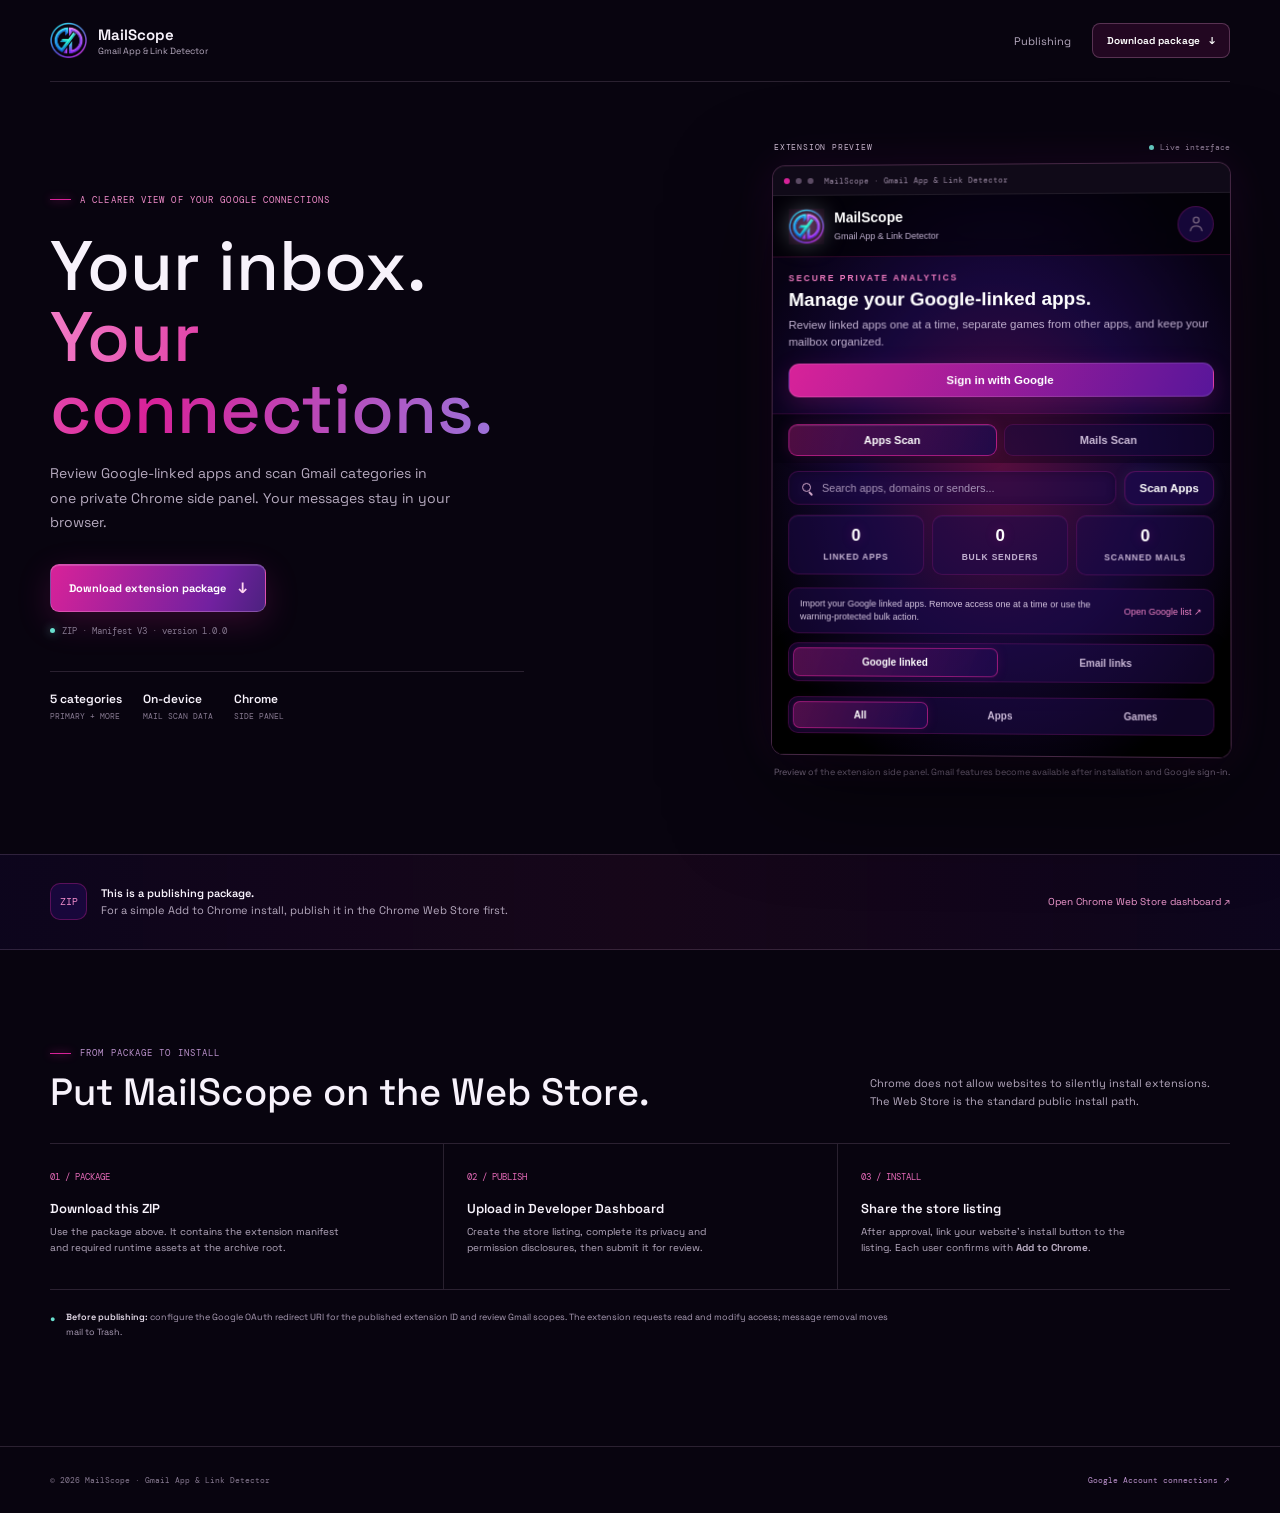
<file: downloads/gmail_app_detector/index.html>
<!doctype html>
<html lang="en">
<head>
  <meta charset="utf-8">
  <meta name="viewport" content="width=device-width, initial-scale=1">
  <meta name="theme-color" content="#08040f">
  <meta name="description" content="MailScope helps you review Google-linked apps and scan Gmail inbox categories from a private Chrome side panel.">
  <title>MailScope | Gmail App &amp; Link Detector</title>
  <link rel="preconnect" href="https://fonts.googleapis.com">
  <link rel="preconnect" href="https://fonts.gstatic.com" crossorigin>
  <link href="https://fonts.googleapis.com/css2?family=DM+Mono:wght@400;500&family=Space+Grotesk:wght@400;500;600;700&display=swap" rel="stylesheet">
  <style>
    :root {
      color-scheme: dark;
      --ink: #f7f2fb;
      --muted: #b6aabf;
      --quiet: #85788f;
      --night: #08040f;
      --plum: #1e0a4b;
      --magenta: #d82299;
      --mint: #69dfcf;
      --line: rgba(237, 203, 237, .15);
      --ease: cubic-bezier(.16, 1, .3, 1);
    }

    * { box-sizing: border-box; }
    html { scroll-behavior: smooth; background: var(--night); }
    body {
      min-width: 320px;
      margin: 0;
      color: var(--ink);
      background: var(--night);
      font-family: "Space Grotesk", "Segoe UI", sans-serif;
      -webkit-font-smoothing: antialiased;
    }
    a { color: inherit; }
    button, a { -webkit-tap-highlight-color: transparent; }
    .site-shell { overflow: hidden; }
    .topbar {
      position: relative;
      z-index: 4;
      display: flex;
      align-items: center;
      justify-content: space-between;
      width: min(1180px, calc(100% - 56px));
      height: 82px;
      margin: 0 auto;
      border-bottom: 1px solid var(--line);
    }
    .brand { display: flex; align-items: center; gap: 11px; text-decoration: none; }
    .brand img { width: 37px; height: 37px; object-fit: contain; }
    .brand-name { display: grid; gap: 1px; }
    .brand-name strong { font-size: 15px; font-weight: 650; }
    .brand-name span { color: var(--muted); font-size: 9px; }
    .top-actions { display: flex; align-items: center; gap: 21px; }
    .top-link { color: var(--muted); font-size: 11px; text-decoration: none; transition: color .35s var(--ease); }
    .top-link:hover { color: var(--ink); }
    .top-download {
      display: inline-flex;
      align-items: center;
      gap: 9px;
      padding: 10px 14px;
      border: 1px solid rgba(238, 174, 223, .26);
      border-radius: 8px;
      color: #fff;
      background: rgba(216, 34, 153, .13);
      font-size: 10px;
      font-weight: 650;
      text-decoration: none;
      transition: border-color .4s var(--ease), background .4s var(--ease), box-shadow .4s var(--ease);
    }
    .top-download:hover { border-color: var(--magenta); background: rgba(216, 34, 153, .24); box-shadow: 0 0 20px rgba(216, 34, 153, .16); }

    .hero {
      position: relative;
      display: grid;
      grid-template-columns: minmax(0, .88fr) minmax(390px, 1.12fr);
      align-items: center;
      gap: clamp(40px, 8vw, 112px);
      width: min(1180px, calc(100% - 56px));
      min-height: 685px;
      margin: 0 auto;
      padding: 60px 0 74px;
    }
    .hero::before {
      position: absolute;
      z-index: -1;
      top: 7%;
      right: -23%;
      width: 78%;
      height: 95%;
      content: "";
      background: radial-gradient(ellipse at 62% 44%, rgba(216, 34, 153, .18), rgba(30, 10, 75, .3) 38%, transparent 72%);
      filter: blur(18px);
      pointer-events: none;
    }
    .hero-copy { position: relative; z-index: 1; max-width: 510px; padding: 8px 0 25px; }
    .kicker {
      display: inline-flex;
      align-items: center;
      gap: 9px;
      color: #f08cca;
      font-family: "DM Mono", monospace;
      font-size: 9px;
      letter-spacing: 1.1px;
      text-transform: uppercase;
    }
    .kicker::before { width: 21px; height: 1px; content: ""; background: var(--magenta); box-shadow: 0 0 9px var(--magenta); }
    h1 {
      max-width: 530px;
      margin: 24px 0 17px;
      font-size: clamp(43px, 5.6vw, 70px);
      font-weight: 500;
      line-height: 1.02;
    }
    h1 span {
      color: transparent;
      background: linear-gradient(100deg, #f27dc6 0%, #d82299 42%, #9b72d9 100%);
      background-clip: text;
      -webkit-background-clip: text;
    }
    .hero-copy > p { max-width: 405px; margin: 0; color: var(--muted); font-size: 14px; line-height: 1.75; }
    .hero-actions { display: flex; flex-wrap: wrap; align-items: center; gap: 12px; margin-top: 29px; }
    .download-button {
      display: inline-flex;
      align-items: center;
      justify-content: center;
      gap: 12px;
      min-height: 48px;
      padding: 0 18px;
      border: 1px solid rgba(255, 229, 246, .24);
      border-radius: 9px;
      color: #fff;
      background: linear-gradient(112deg, #d82299, #7221a0 75%, #4c217f);
      box-shadow: 0 10px 34px rgba(216, 34, 153, .2), inset 0 1px rgba(255,255,255,.18);
      font-family: inherit;
      font-size: 11px;
      font-weight: 700;
      text-decoration: none;
      transition: transform .45s var(--ease), box-shadow .45s var(--ease), filter .45s var(--ease);
    }
    .download-button:hover { transform: translateY(-2px); filter: brightness(1.08); box-shadow: 0 14px 38px rgba(216, 34, 153, .3), inset 0 1px rgba(255,255,255,.22); }
    .download-button .arrow { color: #ffd6f0; font-size: 15px; }
    .download-note { display: flex; align-items: center; gap: 7px; margin-top: 13px; color: var(--quiet); font-family: "DM Mono", monospace; font-size: 9px; }
    .download-note::before { width: 5px; height: 5px; border-radius: 50%; content: ""; background: var(--mint); box-shadow: 0 0 10px rgba(105,223,207,.7); }
    .hero-meta { display: flex; flex-wrap: wrap; gap: 21px; margin-top: 34px; padding-top: 19px; border-top: 1px solid var(--line); }
    .hero-meta div { display: grid; gap: 4px; }
    .hero-meta strong { font-size: 12px; font-weight: 600; }
    .hero-meta span { color: var(--quiet); font-family: "DM Mono", monospace; font-size: 8px; text-transform: uppercase; }

    .preview-wrap { position: relative; justify-self: end; width: min(100%, 470px); padding: 0 0 0 10px; }
    .preview-label {
      display: flex;
      align-items: center;
      justify-content: space-between;
      margin: 0 0 11px 4px;
      color: #d7c6dc;
      font-family: "DM Mono", monospace;
      font-size: 8px;
      letter-spacing: .8px;
      text-transform: uppercase;
    }
    .preview-label span:last-child { display: inline-flex; align-items: center; gap: 6px; color: #9b8ba2; letter-spacing: 0; text-transform: none; }
    .preview-label span:last-child::before { width: 5px; height: 5px; content: ""; border-radius: 50%; background: var(--mint); }
    .preview-frame {
      position: relative;
      overflow: hidden;
      width: 100%;
      height: 593px;
      border: 1px solid rgba(221, 128, 199, .29);
      border-radius: 13px;
      background: #08040f;
      box-shadow: 0 35px 100px rgba(0,0,0,.55), 0 0 48px rgba(123, 18, 135, .17), inset 0 1px rgba(255,255,255,.1);
      transform: perspective(1300px) rotateY(-2deg) rotateX(.5deg);
      transform-origin: center;
      animation: previewArrive 1.1s var(--ease) both;
    }
    .preview-topline { display: flex; align-items: center; gap: 6px; height: 30px; padding: 0 11px; border-bottom: 1px solid rgba(255,255,255,.07); background: #100a18; }
    .preview-topline i { width: 6px; height: 6px; border-radius: 50%; background: #5c4b64; }
    .preview-topline i:first-child { background: #d82299; }
    .preview-topline span { margin-left: 5px; color: #9b8aa4; font-family: "DM Mono", monospace; font-size: 8px; }
    .preview-frame iframe { display: block; width: 100%; height: calc(100% - 30px); border: 0; background: #08040f; }
    .preview-caption { margin: 10px 0 0 4px; color: var(--quiet); font-size: 9px; line-height: 1.55; }

    .download-strip { border-top: 1px solid var(--line); border-bottom: 1px solid var(--line); background: linear-gradient(90deg,rgba(30,10,75,.22),rgba(216,34,153,.07),rgba(30,10,75,.22)); }
    .strip-inner { display: flex; align-items: center; justify-content: space-between; gap: 26px; width: min(1180px,calc(100% - 56px)); min-height: 94px; margin: 0 auto; }
    .strip-copy { display: flex; align-items: center; gap: 14px; }
    .strip-mark { display: grid; place-items: center; width: 37px; height: 37px; border: 1px solid rgba(216,34,153,.34); border-radius: 10px; color: #f08cca; background: rgba(30,10,75,.68); font-family: "DM Mono", monospace; font-size: 10px; }
    .strip-copy p { margin: 0; color: var(--muted); font-size: 11px; line-height: 1.55; }
    .strip-copy strong { color: var(--ink); font-weight: 600; }
    .strip-link { flex: 0 0 auto; color: #f39bd1; font-size: 10px; text-decoration: none; }
    .strip-link:hover { color: #fff; }

    .publish { width: min(1180px,calc(100% - 56px)); margin: 0 auto; padding: 88px 0 96px; }
    .section-head { display: flex; align-items: end; justify-content: space-between; gap: 30px; margin-bottom: 29px; }
    .section-head .kicker { color: #ba91cb; }
    h2 { margin: 12px 0 0; font-size: clamp(26px,3.2vw,38px); font-weight: 500; line-height: 1.12; }
    .section-head > p { max-width: 360px; margin: 0 0 3px; color: var(--muted); font-size: 11px; line-height: 1.7; }
    .steps { display: grid; grid-template-columns: repeat(3,minmax(0,1fr)); border-top: 1px solid var(--line); border-bottom: 1px solid var(--line); }
    .step { min-height: 145px; padding: 20px 23px 22px 0; }
    .step + .step { padding-left: 23px; border-left: 1px solid var(--line); }
    .step-index { color: #e46ab7; font-family: "DM Mono", monospace; font-size: 9px; }
    .step h3 { margin: 15px 0 7px; font-size: 13px; font-weight: 600; }
    .step p { max-width: 290px; margin: 0; color: var(--muted); font-size: 10px; line-height: 1.65; }
    .step a { color: #f09bd0; text-decoration: none; }
    .step a:hover { text-decoration: underline; }
    .safety-note { display: flex; align-items: flex-start; gap: 11px; max-width: 850px; margin-top: 20px; color: #aa9cb5; font-size: 9px; line-height: 1.7; }
    .safety-note strong { color: #e7ddec; font-weight: 600; }
    .safety-icon { flex: 0 0 auto; margin-top: 2px; color: var(--mint); }

    footer { border-top: 1px solid var(--line); }
    .footer-inner { display: flex; align-items: center; justify-content: space-between; gap: 20px; width: min(1180px,calc(100% - 56px)); min-height: 66px; margin: 0 auto; color: var(--quiet); font-family: "DM Mono", monospace; font-size: 8px; }
    .footer-inner a { color: #ba91cb; text-decoration: none; }
    .footer-inner a:hover { color: var(--ink); }
    .reveal { opacity: 0; transform: translateY(14px); animation: reveal .75s var(--ease) .12s forwards; }
    .reveal-delay { animation-delay: .25s; }
    @keyframes reveal { to { opacity: 1; transform: translateY(0); } }
    @keyframes previewArrive { from { opacity: 0; filter: blur(12px); transform: perspective(1300px) rotateY(-2deg) translateY(13px) scale(.985); } to { opacity: 1; filter: blur(0); transform: perspective(1300px) rotateY(-2deg) rotateX(.5deg) scale(1); } }
    @media (max-width: 900px) {
      .hero { grid-template-columns: minmax(0,.9fr) minmax(340px,1.1fr); gap: 35px; min-height: 630px; }
      .preview-frame { height: 550px; }
      h1 { font-size: clamp(42px,6vw,58px); }
    }
    @media (max-width: 700px) {
      .topbar, .hero, .strip-inner, .publish, .footer-inner { width: min(100% - 36px,540px); }
      .topbar { height: 69px; }
      .top-actions { gap: 12px; }
      .top-link { display: none; }
      .top-download { padding: 9px 11px; font-size: 9px; }
      .hero { grid-template-columns: 1fr; gap: 31px; min-height: auto; padding: 55px 0 42px; }
      .hero-copy { max-width: 560px; padding: 0; }
      h1 { max-width: 540px; margin-top: 19px; font-size: clamp(42px,11vw,61px); }
      .hero-copy > p { font-size: 13px; }
      .hero-meta { margin-top: 25px; }
      .preview-wrap { justify-self: center; width: min(100%,440px); padding: 0; }
      .preview-frame { height: min(144vw,610px); min-height: 480px; transform: none; }
      .preview-caption { max-width: 390px; }
      .strip-inner { align-items: flex-start; flex-direction: column; justify-content: center; gap: 12px; padding: 18px 0; }
      .strip-copy { align-items: flex-start; }
      .strip-link { margin-left: 51px; }
      .publish { padding: 65px 0 70px; }
      .section-head { align-items: flex-start; flex-direction: column; gap: 12px; margin-bottom: 22px; }
      .section-head > p { max-width: 490px; }
      .steps { grid-template-columns: 1fr; }
      .step { min-height: auto; padding: 17px 0 19px; }
      .step + .step { padding-left: 0; border-top: 1px solid var(--line); border-left: 0; }
      .step h3 { margin-top: 10px; }
      .footer-inner { align-items: flex-start; flex-direction: column; justify-content: center; gap: 8px; padding: 15px 0; }
    }
    @media (max-width: 380px) {
      .topbar, .hero, .strip-inner, .publish, .footer-inner { width: calc(100% - 28px); }
      .brand img { width: 32px; height: 32px; }
      .brand-name strong { font-size: 13px; }
      .brand-name span { font-size: 8px; }
      .hero-meta { gap: 14px; }
      .preview-frame { min-height: 445px; }
      .download-button { min-height: 45px; padding: 0 13px; font-size: 10px; }
    }
    @media (prefers-reduced-motion: reduce) {
      *, *::before, *::after { scroll-behavior: auto !important; animation-duration: .01ms !important; animation-delay: 0ms !important; transition-duration: .01ms !important; }
      .reveal { opacity: 1; transform: none; }
    }
  </style>
</head>
<body>
  <div class="site-shell">
    <header class="topbar">
      <a class="brand" href="#top" aria-label="MailScope home">
        <img src="icons/brand-logo.png" alt="">
        <span class="brand-name"><strong>MailScope</strong><span>Gmail App &amp; Link Detector</span></span>
      </a>
      <nav class="top-actions" aria-label="Main navigation">
        <a class="top-link" href="#publishing">Publishing</a>
        <a class="top-download" href="Gmail-App-Link-Detector-1.0.0-upload.zip" download>
          Download package <span aria-hidden="true">↓</span>
        </a>
      </nav>
    </header>

    <main id="top">
      <section class="hero" aria-labelledby="hero-title">
        <div class="hero-copy reveal">
          <span class="kicker">A clearer view of your Google connections</span>
          <h1 id="hero-title">Your inbox.<br><span>Your connections.</span></h1>
          <p>Review Google-linked apps and scan Gmail categories in one private Chrome side panel. Your messages stay in your browser.</p>
          <div class="hero-actions">
            <a class="download-button" href="Gmail-App-Link-Detector-1.0.0-upload.zip" download>
              Download extension package <span class="arrow" aria-hidden="true">↓</span>
            </a>
          </div>
          <div class="download-note">ZIP · Manifest V3 · version 1.0.0</div>
          <div class="hero-meta" aria-label="Extension features">
            <div><strong>5 categories</strong><span>Primary + more</span></div>
            <div><strong>On-device</strong><span>Mail scan data</span></div>
            <div><strong>Chrome</strong><span>Side panel</span></div>
          </div>
        </div>

        <div class="preview-wrap reveal reveal-delay">
          <div class="preview-label"><span>Extension preview</span><span>Live interface</span></div>
          <div class="preview-frame">
            <div class="preview-topline" aria-hidden="true"><i></i><i></i><i></i><span>MailScope · Gmail App &amp; Link Detector</span></div>
            <iframe src="sidepanel.html" title="MailScope Chrome extension interface preview" loading="eager"></iframe>
          </div>
          <p class="preview-caption">Preview of the extension side panel. Gmail features become available after installation and Google sign-in.</p>
        </div>
      </section>

      <section class="download-strip" aria-label="Installation note">
        <div class="strip-inner">
          <div class="strip-copy">
            <span class="strip-mark" aria-hidden="true">ZIP</span>
            <p><strong>This is a publishing package.</strong><br>For a simple Add to Chrome install, publish it in the Chrome Web Store first.</p>
          </div>
          <a class="strip-link" href="https://chromewebstore.google.com/devconsole" target="_blank" rel="noopener">Open Chrome Web Store dashboard ↗</a>
        </div>
      </section>

      <section id="publishing" class="publish" aria-labelledby="publish-title">
        <div class="section-head">
          <div><span class="kicker">From package to install</span><h2 id="publish-title">Put MailScope on the Web Store.</h2></div>
          <p>Chrome does not allow websites to silently install extensions. The Web Store is the standard public install path.</p>
        </div>
        <div class="steps">
          <article class="step">
            <span class="step-index">01 / PACKAGE</span>
            <h3>Download this ZIP</h3>
            <p>Use the package above. It contains the extension manifest and required runtime assets at the archive root.</p>
          </article>
          <article class="step">
            <span class="step-index">02 / PUBLISH</span>
            <h3>Upload in Developer Dashboard</h3>
            <p>Create the store listing, complete its privacy and permission disclosures, then submit it for review.</p>
          </article>
          <article class="step">
            <span class="step-index">03 / INSTALL</span>
            <h3>Share the store listing</h3>
            <p>After approval, link your website's install button to the listing. Each user confirms with <strong>Add to Chrome</strong>.</p>
          </article>
        </div>
        <p class="safety-note"><span class="safety-icon" aria-hidden="true">●</span><span><strong>Before publishing:</strong> configure the Google OAuth redirect URI for the published extension ID and review Gmail scopes. The extension requests read and modify access; message removal moves mail to Trash.</span></p>
      </section>
    </main>

    <footer>
      <div class="footer-inner">
        <span>© <span id="year">2026</span> MailScope · Gmail App &amp; Link Detector</span>
        <a href="https://myaccount.google.com/linkedapps" target="_blank" rel="noopener">Google Account connections ↗</a>
      </div>
    </footer>
  </div>
  <script>
    document.querySelector('#year').textContent = new Date().getFullYear();
  </script>
</body>
</html>
</file>
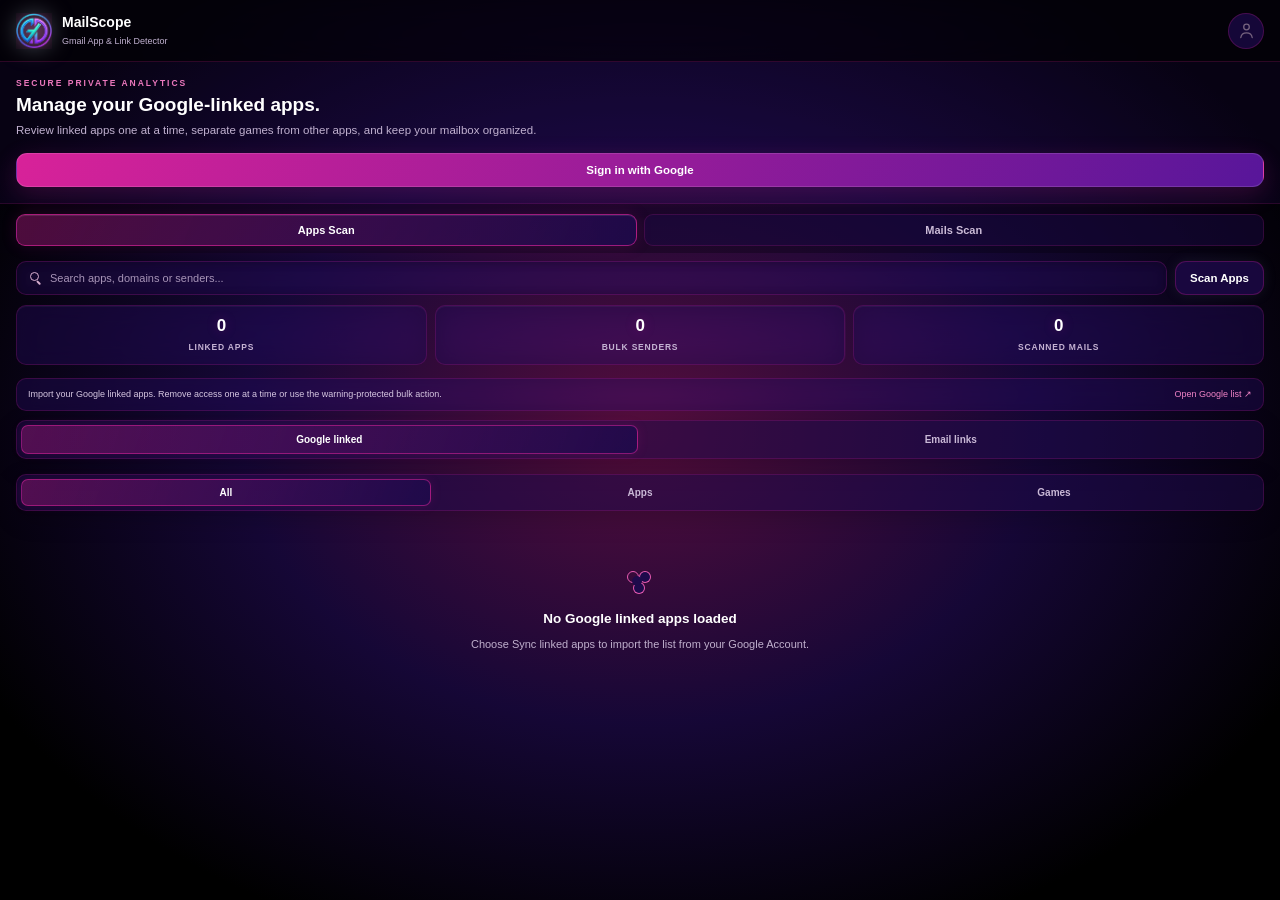
<file: downloads/gmail_app_detector/sidepanel.html>
<!doctype html>
<html lang="en">
<head>
<meta charset="utf-8">
<meta name="viewport" content="width=device-width,initial-scale=1">
<title>Gmail App &amp; Link Detector</title>
<link rel="stylesheet" href="sidepanel.css">
</head>
<body>
<div class="app-shell">
  <header class="topbar">
    <div class="brand">
      <div class="logo"><img src="icons/brand-logo.png" alt=""></div>
      <div>
        <h1>MailScope</h1>
        <span>Gmail App &amp; Link Detector</span>
      </div>
    </div>
    <div class="profile-menu-wrap">
      <button id="profileToggle" class="profile-button" type="button" aria-label="Google account menu" aria-haspopup="menu" aria-expanded="false" title="Google account">
        <svg id="accountSilhouette" class="account-silhouette" viewBox="0 0 24 24" aria-hidden="true"><circle cx="12" cy="8" r="3.2"></circle><path d="M5.5 20c.5-3.4 2.7-5.3 6.5-5.3s6 1.9 6.5 5.3"></path></svg>
        <span id="accountInitial" hidden></span>
        <img id="accountPhoto" class="account-photo" alt="" hidden referrerpolicy="no-referrer">
      </button>
      <div id="creditsHover" class="credits-hover" role="status" aria-live="polite" aria-hidden="true">
        <span class="credits-orb"><span id="creditsRemaining">3</span></span>
        <span class="credits-copy"><strong>credits</strong><small>left to scan</small></span>
      </div>
      <div id="profileMenu" class="profile-menu glass-panel" role="menu" hidden>
        <button type="button" role="menuitem" data-profile-action="settings">Settings</button>
        <button type="button" role="menuitem" data-profile-action="logout">Logout</button>
      </div>
    </div>
  </header>

  <section class="hero" id="heroSection">
    <div class="hero-copy">
      <div class="eyebrow">SECURE PRIVATE ANALYTICS</div>
      <h2>Manage your Google-linked apps.</h2>
      <p>Review linked apps one at a time, separate games from other apps, and keep your mailbox organized.</p>
    </div>
    <button id="signInBtn" class="primary">Sign in with Google</button>
  </section>

  <nav class="nav-tabs" aria-label="Workspace">
    <button class="tab-btn active" data-tab="appsTab">Apps Scan</button>
    <button class="tab-btn" data-tab="mailsTab">Mails Scan</button>
  </nav>

  <!-- Toolbar & Search -->
  <section class="toolbar">
    <div class="search-wrap">
      <span class="search-icon" aria-hidden="true"></span>
      <input id="search" type="search" placeholder="Search apps, domains or senders..." aria-label="Search current view">
    </div>
    <button id="scanBtn" class="secondary">Scan Apps</button>
  </section>

  <!-- Stats Grid -->
  <section class="stats">
    <div><b id="appCount">0</b><span id="appCountLabel">Linked Apps</span></div>
    <div><b id="bulkCount">0</b><span>Bulk Senders</span></div>
    <div><b id="emailCount">0</b><span>Scanned Mails</span></div>
  </section>

  <main class="list-container">
    <div class="workspace-track" id="workspaceTrack" data-view="appsTab">
    <section id="appsTab" class="tab-content active" aria-label="Google linked apps">
      <div class="scope-note">
        <p id="appSourceNote">Import your Google linked apps. Remove access one at a time or use the warning-protected bulk action.</p>
        <a href="https://myaccount.google.com/linkedapps" target="_blank" rel="noopener">Open Google list ↗</a>
      </div>
      <div class="source-tabs" role="group" aria-label="Choose app list source">
        <button class="source-tab active" type="button" data-app-source="linked" aria-pressed="true">Google linked</button>
        <button class="source-tab" type="button" data-app-source="email" aria-pressed="false">Email links</button>
      </div>
      <div id="bulkAccessPanel" class="bulk-access-panel" hidden>
        <div><strong>Google Account access</strong><span>Revoke access for every listed app.</span></div>
        <button id="removeAllAccessBtn" class="remove-all-access-btn" type="button" disabled>Remove all access</button>
      </div>
      <div class="category-tabs" role="group" aria-label="Filter detected services">
        <button class="category-tab active" type="button" data-app-filter="all" aria-pressed="true">All</button>
        <button class="category-tab" type="button" data-app-filter="app" aria-pressed="false">Apps</button>
        <button class="category-tab" type="button" data-app-filter="game" aria-pressed="false">Games</button>
      </div>
      <div id="appList" class="list">
        <div class="empty">
          <span class="empty-icon service-mark" aria-hidden="true"></span>
          <h3>No Google linked apps loaded</h3>
          <p>Choose Sync linked apps to import the list from your Google Account.</p>
        </div>
      </div>
    </section>

    <section id="mailsTab" class="tab-content" aria-label="Gmail categories">
      <nav class="mail-category-tabs" role="tablist" aria-label="Gmail inbox categories">
        <button id="categoryTab-primary" type="button" role="tab" data-mail-category="primary" aria-selected="true" class="active">Primary</button>
        <button id="categoryTab-promotions" type="button" role="tab" data-mail-category="promotions" aria-selected="false">Promotions</button>
        <button id="categoryTab-updates" type="button" role="tab" data-mail-category="updates" aria-selected="false">Updates</button>
        <button id="categoryTab-social" type="button" role="tab" data-mail-category="social" aria-selected="false">Social</button>
        <button id="categoryTab-spam" type="button" role="tab" data-mail-category="spam" aria-selected="false">Spam</button>
      </nav>
      <div id="mailPanels" class="mail-panels" data-active-category="primary">
        <section class="mail-category-panel" role="tabpanel" data-mail-panel="primary" aria-labelledby="categoryTab-primary">
          <div class="mail-selection-bar">
            <label><input type="checkbox" data-select-category="primary"><span>Select all</span></label>
            <span data-selected-count="primary">0 selected</span>
            <button class="danger" type="button" data-delete-selected="primary" disabled>Delete selected</button>
            <button class="delete-all-btn" type="button" data-delete-all="primary" disabled>Delete All</button>
          </div>
          <div class="list" data-mail-list="primary"><div class="empty"><span class="empty-icon mail-mark" aria-hidden="true"></span><h3>Primary inbox</h3><p>Scan to load the latest messages from your Gmail Primary inbox.</p></div></div>
        </section>
        <section class="mail-category-panel" role="tabpanel" data-mail-panel="promotions" aria-labelledby="categoryTab-promotions" aria-hidden="true">
          <div class="mail-selection-bar">
            <label><input type="checkbox" data-select-category="promotions"><span>Select all</span></label>
            <span data-selected-count="promotions">0 selected</span>
            <button class="danger" type="button" data-delete-selected="promotions" disabled>Delete selected</button>
            <button class="delete-all-btn" type="button" data-delete-all="promotions" disabled>Delete All</button>
          </div>
          <div class="list" data-mail-list="promotions"><div class="empty"><span class="empty-icon mail-mark" aria-hidden="true"></span><h3>Promotions</h3><p>Scan to load messages in this Gmail category.</p></div></div>
        </section>
        <section class="mail-category-panel" role="tabpanel" data-mail-panel="updates" aria-labelledby="categoryTab-updates" aria-hidden="true">
          <div class="mail-selection-bar">
            <label><input type="checkbox" data-select-category="updates"><span>Select all</span></label>
            <span data-selected-count="updates">0 selected</span>
            <button class="danger" type="button" data-delete-selected="updates" disabled>Delete selected</button>
            <button class="delete-all-btn" type="button" data-delete-all="updates" disabled>Delete All</button>
          </div>
          <div class="list" data-mail-list="updates"><div class="empty"><span class="empty-icon mail-mark" aria-hidden="true"></span><h3>Updates</h3><p>Scan to load messages in this Gmail category.</p></div></div>
        </section>
        <section class="mail-category-panel" role="tabpanel" data-mail-panel="social" aria-labelledby="categoryTab-social" aria-hidden="true">
          <div class="mail-selection-bar">
            <label><input type="checkbox" data-select-category="social"><span>Select all</span></label>
            <span data-selected-count="social">0 selected</span>
            <button class="danger" type="button" data-delete-selected="social" disabled>Delete selected</button>
            <button class="delete-all-btn" type="button" data-delete-all="social" disabled>Delete All</button>
          </div>
          <div class="list" data-mail-list="social"><div class="empty"><span class="empty-icon mail-mark" aria-hidden="true"></span><h3>Social</h3><p>Scan to load messages in this Gmail category.</p></div></div>
        </section>
        <section class="mail-category-panel" role="tabpanel" data-mail-panel="spam" aria-labelledby="categoryTab-spam" aria-hidden="true">
          <div class="mail-selection-bar">
            <label><input type="checkbox" data-select-category="spam"><span>Select all</span></label>
            <span data-selected-count="spam">0 selected</span>
            <button class="danger" type="button" data-delete-selected="spam" disabled>Delete selected</button>
            <button class="delete-all-btn" type="button" data-delete-all="spam" disabled>Delete All</button>
          </div>
          <div class="list" data-mail-list="spam"><div class="empty"><span class="empty-icon mail-mark" aria-hidden="true"></span><h3>Spam</h3><p>Scan to load messages in Gmail Spam.</p></div></div>
        </section>
      </div>
    </section>
    </div>
  </main>

  <dialog id="bulkRemoveDialog" class="settings-dialog bulk-warning-dialog" aria-labelledby="bulkRemoveTitle">
    <span class="dialog-eyebrow">GOOGLE ACCOUNT</span>
    <h2 id="bulkRemoveTitle">Remove access from every app?</h2>
    <p id="bulkRemoveCount">This will revoke Google Account access for all listed linked apps.</p>
    <p class="bulk-warning-note">Agar koi app zaroori hai, <strong>Skip</strong> karein. Continue karne par har listed app ka access remove hoga; baad mein app dobara permission maang sakti hai.</p>
    <p id="bulkRemoveProgress" class="bulk-remove-progress" role="status" aria-live="polite" hidden></p>
    <div class="bulk-warning-actions">
      <button id="bulkRemoveSkip" class="secondary" type="button">Skip</button>
      <button id="bulkRemoveConfirm" class="danger" type="button">Continue and remove</button>
    </div>
  </dialog>

  <dialog id="settingsDialog" class="settings-dialog">
    <form method="dialog"><button class="dialog-close" aria-label="Close settings">×</button></form>
    <span class="dialog-eyebrow">MAILSCOPE</span>
    <h2>Settings</h2>
    <p>Your Gmail messages and scan results stay in this browser. Messages are moved to Trash only after you confirm an action.</p>
    <a href="https://myaccount.google.com/linkedapps" target="_blank" rel="noopener">Manage Google account connections</a>
    <button class="secondary dialog-done" type="button" id="settingsDone">Done</button>
  </dialog>
</div>
<script src="sidepanel.js"></script>
</body>
</html>
</file>
<file: downloads/gmail_app_detector/sidepanel.css>
:root {
  color-scheme: light;
  --bg: #000000;
  --panel: rgba(30, 10, 75, 0.78);
  --panel-solid: #1E0A4B;
  --panel2: rgba(43, 13, 86, 0.9);
  --line: rgba(216, 34, 153, 0.26);
  --muted: #c4b8d6;
  --text: #ffffff;
  --accent: #D82299;
  --accent-violet: #7B1287;
  --neon: linear-gradient(110deg, #D82299, #7B1287);
  --danger: #ff5eb8;
  --danger-bg: rgba(216, 34, 153, 0.16);
  --success: #ed7fc4;
  --glow-strength: 0.68;
  --magnetic-strength: 0.54;
}

* { box-sizing: border-box; }
html, body { margin: 0; height: 100%; background: #000; color: var(--text); font-family: "Aptos", "Segoe UI Variable", "Segoe UI", sans-serif; }
body { min-width: 320px; overflow-x: hidden; }

.app-shell {
  min-height: 100vh;
  background-color: #000;
  background-image: radial-gradient(ellipse at 96% 0%, rgba(216,34,153,.22) 0%, transparent 42%),
              radial-gradient(ellipse at 0% 88%, rgba(123,18,135,.25) 0%, transparent 48%),
              linear-gradient(rgba(216,34,153,.045) 1px, transparent 1px),
              linear-gradient(90deg, rgba(216,34,153,.045) 1px, transparent 1px);
  background-size: auto, auto, 30px 30px, 30px 30px;
  display: flex;
  flex-direction: column;
}

.topbar {
  height: 68px;
  padding: 0 16px;
  display: flex;
  align-items: center;
  justify-content: space-between;
  border-bottom: 1px solid var(--line);
  position: sticky;
  top: 0;
  background: rgba(8, 4, 17, 0.78);
  backdrop-filter: blur(25px);
  -webkit-backdrop-filter: blur(25px);
  z-index: 20;
}

.brand { display: flex; align-items: center; gap: 10px; }
.logo {
  width: 42px; height: 42px;
  border: 0;
  border-radius: 0;
  display: grid; place-items: center;
  overflow: hidden;
  background: transparent;
  box-shadow: none;
}
.logo img { width: 100%; height: 100%; display: block; border-radius: 0; object-fit: contain; filter: drop-shadow(0 0 7px rgba(216,34,153,.78)) drop-shadow(0 0 15px rgba(123,18,135,.52)); animation: logoPulse 3.4s ease-in-out infinite; }
.brand h1 { font-size: 14px; margin: 0; font-weight: 700; letter-spacing: 0.2px; }
.brand span { font-size: 9.5px; color: var(--muted); }

/* Glassy Account Pill */
.account-pill {
  display: flex; align-items: center; gap: 6px;
  background: rgba(255, 255, 255, 0.72);
  border: 1px solid var(--line);
  padding: 6px 12px;
  border-radius: 20px;
  font-size: 10.5px;
  color: var(--muted);
  backdrop-filter: blur(10px);
  max-width: 170px;
  white-space: nowrap; overflow: hidden; text-overflow: ellipsis;
}
.status-dot { width: 7px; height: 7px; border-radius: 50%; background: #9aaeb4; flex-shrink: 0; }
.account-pill.connected { color: #355863; border-color: rgba(113,155,168,0.28); background: rgba(212,235,242,0.64); }
.account-pill.connected .status-dot { background: var(--success); box-shadow: 0 0 8px var(--success); }
.account-avatar { width: 24px; height: 24px; position: relative; display: grid; place-items: center; flex: 0 0 24px; overflow: hidden; border-radius: 50%; background: rgba(212,235,242,0.9); color: #3b6471; font-size: 10px; font-weight: 800; box-shadow: 0 0 9px rgba(159,201,213,0.4); }
.account-photo { position: absolute; inset: 0; display: block; width: 100%; height: 100%; border-radius: inherit; object-fit: cover; object-position: center; }
.account-photo[hidden] { display: none; }

.hero {
  padding: 22px 16px 16px;
  border-bottom: 1px solid var(--line);
  background: rgba(255, 255, 255, 0.3);
}
.eyebrow { font-size: 8.5px; letter-spacing: 2px; color: var(--muted); font-weight: 700; text-transform: uppercase; }
.hero h2 { font-size: 22px; line-height: 1.15; margin: 6px 0; font-weight: 750; }
.hero p { color: var(--muted); font-size: 11.5px; line-height: 1.45; margin: 0 0 14px; }
.hidden { display: none !important; }

.primary, .secondary, .danger {
  border: 0; border-radius: 11px;
  padding: 10px 14px; font-weight: 700; font-size: 11.5px; cursor: pointer; transition: all 0.2s;
}
.primary {
  background: linear-gradient(135deg, #ffffff, #D4EBF2); color: #294d59; width: 100%;
  border: 1px solid rgba(113,155,168,0.18);
  box-shadow: 0 7px 20px rgba(113,155,168,0.13), inset 0 1px 0 #fff;
}
.primary:hover { background: #fff; transform: translateY(-1px); }
.secondary { background: var(--panel2); color: #385964; border: 1px solid var(--line); box-shadow: 0 3px 10px rgba(76,111,122,0.08); }
.secondary:hover { background: #fff; border-color: rgba(113,155,168,0.38); color: #294d59; }
.danger { background: var(--danger-bg); color: var(--danger); border: 1px solid rgba(113,155,168,0.34); }
.danger:hover { background: rgba(212,235,242,0.88); }
.danger:disabled { opacity: 0.35; cursor: not-allowed; transform: none !important; }

/* Tabs */
.nav-tabs {
  display: flex; gap: 6px; padding: 12px 16px 4px;
  background: rgba(255,255,255,0.35);
}
.tab-btn {
  flex: 1; padding: 9px; background: rgba(255,255,255,0.35); border: 1px solid var(--line);
  color: var(--muted); font-size: 11px; font-weight: 600; border-radius: 10px; cursor: pointer;
  transition: all 0.2s;
}
.tab-btn.active { background: rgba(255,255,255,0.94); color: #355b67; border-color: rgba(113,155,168,0.24); box-shadow: 0 4px 12px rgba(76,111,122,0.1), inset 0 1px 0 #fff; }
.tab-btn:focus-visible, button:focus-visible, a:focus-visible, input:focus-visible { outline: 2px solid #86b7c5; outline-offset: 2px; }

.toolbar { padding: 10px 16px; display: flex; gap: 8px; }
.search-wrap {
  flex: 1; display: flex; align-items: center; gap: 8px;
  border: 1px solid var(--line); background: var(--panel);
  border-radius: 11px; padding: 0 12px; backdrop-filter: blur(12px);
}
.search-wrap:focus-within { border-color: rgba(113,155,168,0.48); background: #fff; box-shadow: 0 0 0 3px rgba(212,235,242,0.52); }
.search-icon { width: 13px; height: 13px; flex: 0 0 13px; position: relative; }
.search-icon::before { content: ""; position: absolute; width: 7px; height: 7px; left: 1px; top: 1px; border: 1.5px solid #718f99; border-radius: 50%; }
.search-icon::after { content: ""; position: absolute; width: 5px; height: 1.5px; left: 8px; top: 9px; border-radius: 2px; background: #718f99; transform: rotate(45deg); transform-origin: left center; }
.search-wrap input { width: 100%; border: 0; outline: 0; background: transparent; color: #283f47; padding: 9px 0; font-size: 11px; }

.stats { display: grid; grid-template-columns: repeat(3, 1fr); gap: 8px; padding: 4px 16px 10px; }
.stats div {
  background: rgba(255,255,255,0.66); border: 1px solid rgba(255,255,255,0.9); border-radius: 11px; padding: 10px;
  backdrop-filter: blur(12px); text-align: center;
}
.stats b { display: block; font-size: 17px; font-weight: 750; letter-spacing: -0.3px; }
.stats span { color: var(--muted); font-size: 8.5px; text-transform: uppercase; letter-spacing: 0.8px; font-weight: 600; }

.selection-bar {
  margin: 0 16px 10px; display: flex; align-items: center; gap: 8px; flex-wrap: wrap;
  padding: 9px 12px; background: rgba(255,255,255,0.68); border: 1px solid rgba(255,255,255,0.9); border-radius: 11px;
  font-size: 10.5px; color: var(--muted); backdrop-filter: blur(12px);
}
.selection-bar label { display: flex; align-items: center; gap: 6px; cursor: pointer; color: #3d5962; }
.selection-bar [hidden] { display: none; }
.selection-bar input[type="checkbox"] { accent-color: #86b7c5; cursor: pointer; width: 13px; height: 13px; }
.selection-bar #selectedCount { margin-left: auto; font-weight: 600; }

.list-container { flex: 1; position: relative; overflow: hidden; display: flex; flex-direction: column; }
.tab-content { display: none; flex: 1; overflow-y: auto; padding: 4px 16px 20px; }
.tab-content.active { display: block; }
.scope-note { display: flex; align-items: center; justify-content: space-between; gap: 10px; padding: 9px 11px; border: 1px solid rgba(113,155,168,0.18); border-radius: 10px; background: rgba(255,255,255,0.62); color: #536b74; box-shadow: 0 5px 16px rgba(76,111,122,0.05); }
.scope-note p { margin: 0; font-size: 9px; line-height: 1.45; }
.scope-note a { flex: 0 0 auto; color: #456f7c; font-size: 9px; text-decoration: none; }
.scope-note a:hover { text-decoration: underline; }
.category-tabs { display: grid; grid-template-columns: repeat(3, 1fr); gap: 4px; margin: 10px 0 7px; padding: 4px; border: 1px solid rgba(255,255,255,0.85); border-radius: 10px; background: rgba(212,235,242,0.52); }
.category-tab { min-width: 0; padding: 7px 4px; border: 1px solid transparent; border-radius: 7px; background: transparent; color: #607780; font-size: 10px; font-weight: 650; cursor: pointer; transition: transform .16s ease, background .2s ease, box-shadow .2s ease; }
.category-tab.active { border-color: rgba(113,155,168,0.18); background: rgba(255,255,255,0.92); color: #355b67; box-shadow: 0 2px 7px rgba(76,111,122,0.1); }
.source-tabs { display: grid; grid-template-columns: 1fr 1fr; gap: 5px; margin: 10px 0 7px; padding: 4px; border: 1px solid rgba(112,154,167,0.16); border-radius: 10px; background: rgba(187,219,228,0.42); }
.source-tab { min-width: 0; padding: 8px 5px; border: 1px solid transparent; border-radius: 7px; background: transparent; color: #566f78; font-size: 10px; font-weight: 650; cursor: pointer; transition: transform .16s ease, background .2s ease, box-shadow .2s ease; }
.source-tab.active { border-color: rgba(113,155,168,0.2); background: rgba(228,243,247,0.94); color: #355b67; box-shadow: 0 2px 7px rgba(76,111,122,0.1); }
.service-group + .service-group { margin-top: 15px; }
.group-heading { display: flex; align-items: baseline; justify-content: space-between; padding: 9px 1px 2px; border-bottom: 1px solid rgba(30,57,61,0.1); }
.group-heading h3 { margin: 0; color: #355660; font-size: 12px; font-weight: 750; }
.group-heading span { color: #718892; font-size: 9px; }

.empty { text-align: center; padding: 50px 20px; color: var(--muted); }
.empty-icon { display: block; position: relative; width: 34px; height: 34px; margin: 0 auto 10px; color: #719ba8; }
.service-mark::before, .service-mark::after { content: ""; position: absolute; width: 10px; height: 10px; border: 1.5px solid currentColor; border-radius: 50%; }
.service-mark::before { left: 4px; top: 4px; box-shadow: 12px 0 0 -1px #f3f9fb, 12px 0 0 0 currentColor, 6px 11px 0 -1px #f3f9fb, 6px 11px 0 0 currentColor; }
.service-mark::after { left: 9px; top: 9px; width: 8px; height: 8px; background: #e6f2f5; border-color: #e6f2f5; }
.mail-mark::before, .mail-icon::before { content: ""; position: absolute; inset: 2px 0 1px; border: 1.5px solid currentColor; border-radius: 3px; }
.mail-mark::after, .mail-icon::after { content: ""; position: absolute; left: 4px; top: 4px; width: 8px; height: 8px; border-right: 1.5px solid currentColor; border-bottom: 1.5px solid currentColor; transform: rotate(45deg); }
.mail-mark::before { left: 2px; right: 2px; }
.mail-mark::after { left: 11px; top: 5px; width: 10px; height: 10px; }
.empty h3 { color: #334c55; font-size: 13.5px; margin: 6px 0 3px; font-weight: 600; }
.empty p { font-size: 11px; line-height: 1.45; }

.card {
  background: rgba(231, 244, 248, 0.76);
  border: 1px solid rgba(247, 252, 253, 0.94);
  border-radius: 13px;
  margin: 8px 0;
  padding: 12px;
  backdrop-filter: blur(15px);
  transition: all 0.2s cubic-bezier(0.16, 1, 0.3, 1);
  animation: fadeIn 0.25s ease;
}
.card:hover { border-color: rgba(113,155,168,0.32); transform: translateY(-1px); box-shadow: 0 9px 26px rgba(76,111,122,0.14), 0 0 16px rgba(212,235,242,0.4); }
.card-top { display: flex; gap: 10px; align-items: flex-start; }
.check { margin-top: 3px; accent-color: #86b7c5; cursor: pointer; width: 13px; height: 13px; }
.app-icon {
  width: 34px; height: 34px; border-radius: 9px;
  position: relative; flex: 0 0 34px;
  background: linear-gradient(145deg, rgba(255,255,255,0.96), rgba(212,235,242,0.88)); border: 1px solid rgba(255,255,255,0.95);
  display: grid; place-items: center; font-weight: 750; font-size: 12px; color: #456f7c;
  transition: transform .22s cubic-bezier(.2,.8,.2,1), box-shadow .22s ease;
}
.app-icon.bulk-icon { color: #527987; }
.app-fallback { display: grid; place-items: center; width: 100%; height: 100%; }
.service-logo { position: absolute; inset: 0; width: 100%; height: 100%; padding: 5px; border-radius: 8px; background: #fff; object-fit: contain; }
.app-icon.has-logo .app-fallback { visibility: hidden; }
.card:active .app-icon { transform: scale(.88) rotate(-4deg); box-shadow: 0 0 16px rgba(159,201,213,0.7); }
.bulk-icon::before { content: ""; width: 12px; height: 19px; background: currentColor; clip-path: polygon(55% 0, 12% 56%, 43% 56%, 30% 100%, 88% 39%, 56% 39%); }
.app-icon.mail-icon::before { inset: 10px 8px 9px; }
.app-icon.mail-icon::after { left: 12px; top: 11px; width: 8px; height: 8px; }
.meta { min-width: 0; flex: 1; }
.name { font-size: 12.5px; font-weight: 700; white-space: nowrap; overflow: hidden; text-overflow: ellipsis; }
.domain { font-size: 10px; color: #657c85; margin-top: 1px; }
.preview { margin: 9px 0 0 43px; color: #596f78; font-size: 10px; line-height: 1.45; display: -webkit-box; -webkit-line-clamp: 2; -webkit-box-orient: vertical; overflow: hidden; }
.count-badge { font-size: 9px; color: #3d5c67; background: rgba(255,255,255,0.74); border: 1px solid var(--line); border-radius: 20px; padding: 3px 8px; font-weight: 600; }
.bulk-tag { color: #426b78; background: rgba(212,235,242,0.7); border-color: rgba(113,155,168,0.24); }

.links { margin: 8px 0 0 43px; display: flex; flex-direction: column; gap: 4px; }
.link { font-size: 9.5px; color: var(--muted); white-space: nowrap; overflow: hidden; text-overflow: ellipsis; }
.link a { color: #526c76; text-decoration: none; }
.link a:hover { color: #355d6a; text-decoration: underline; }

.card-actions { display: flex; justify-content: space-between; flex-wrap: wrap; gap: 6px; margin-top: 8px; padding-top: 6px; border-top: 1px solid rgba(30,57,61,0.08); }
.action-btn {
  font-size: 9.5px; background: rgba(255,255,255,0.58); border: 1px solid var(--line); color: #52696b;
  border-radius: 8px; padding: 5px 9px; font-weight: 600; cursor: pointer; transition: all 0.15s;
}
.action-btn:hover { color: #355d6a; border-color: rgba(113,155,168,0.32); background: rgba(255,255,255,0.94); box-shadow: 0 0 12px rgba(212,235,242,0.56); }
.action-btn { text-decoration: none; }
.action-btn[hidden] { display: none; }
.action-btn.danger-action:hover { color: #355d6a; border-color: rgba(113,155,168,0.42); background: var(--danger-bg); }
.action-btn:active, .secondary:active, .primary:active, .tab-btn:active, .category-tab:active, .source-tab:active { transform: scale(.97); }

footer { text-align: center; padding: 12px; color: #728184; font-size: 9px; border-top: 1px solid var(--line); background: rgba(255,255,255,0.54); }
.loading { padding: 40px; text-align: center; color: #536b6d; font-size: 11.5px; font-weight: 500; }

.toast {
  position: fixed; bottom: 18px; left: 18px; right: 18px;
  background: rgba(255,255,255,0.94); color: #243b3d; padding: 11px 15px;
  border-radius: 11px; font-size: 11px; font-weight: 600;
  border: 1px solid rgba(255,255,255,0.94);
  box-shadow: 0 15px 35px rgba(37, 66, 65, 0.17); z-index: 99;
  animation: slideUp 0.25s cubic-bezier(0.16, 1, 0.3, 1);
}

@keyframes fadeIn { from { opacity: 0; transform: translateY(7px); } to { opacity: 1; transform: translateY(0); } }
@keyframes slideUp { from { opacity: 0; transform: translateY(10px); } to { opacity: 1; transform: translateY(0); } }
@keyframes logoPulse { 0%, 100% { filter: drop-shadow(0 0 4px rgba(159,201,213,0.42)); } 50% { filter: drop-shadow(0 0 8px rgba(159,201,213,0.85)); } }
@media (prefers-reduced-motion: reduce) { *, *::before, *::after { animation-duration: 0.01ms !important; transition-duration: 0.01ms !important; scroll-behavior: auto !important; } }

/* Neon glass dashboard */
.topbar { border-bottom-color: rgba(216,34,153,.24); background: rgba(4,2,10,.82); }
.brand h1 { color: #fff; font-size: 15px; letter-spacing: .25px; }
.brand span { color: #c7b3da; }
.logo img { filter: drop-shadow(0 0 7px rgba(216,34,153,.72)); }
.app-shell { position: relative; isolation: isolate; }
.topbar { gap: 6px; padding-right: 10px; padding-left: 12px; }
.brand { gap: 7px; flex: 0 1 auto; min-width: 0; }
.brand h1 { font-size: 13px; }
.brand span { font-size: 8px; }
.account-pill { max-width: 104px; gap: 5px; padding: 5px 7px; font-size: 9px; }
.account-avatar { width: 21px; height: 21px; flex-basis: 21px; }
.header-actions { flex: 0 0 auto; gap: 4px; }
.symbol-button { width: 29px; height: 29px; border-radius: 9px; font-size: 14px; }
.account-pill { color: #e7dcef; border-color: rgba(216,34,153,.24); background: rgba(30,10,75,.72); }
.account-pill.connected { color: #fff; border-color: rgba(216,34,153,.64); background: rgba(30,10,75,.84); box-shadow: 0 0 16px rgba(216,34,153,.15); }
.account-avatar { color: #fff; background: #1E0A4B; box-shadow: 0 0 12px rgba(216,34,153,.36); }
.status-dot { background: #766180; }
.account-pill.connected .status-dot { background: #D82299; box-shadow: 0 0 10px #D82299; }
.hero { border-bottom-color: rgba(216,34,153,.18); background: rgba(30,10,75,.38); }
.eyebrow { color: #e17bbb; }
.hero p { color: #c7b8d5; }
.primary { color: #fff; background: linear-gradient(110deg, #D82299, #7B1287); border-color: rgba(255,255,255,.14); box-shadow: 0 0 20px rgba(216,34,153,.3), inset 0 1px 0 rgba(255,255,255,.18); }
.primary:hover { color: #fff; background: linear-gradient(110deg, #ef38af, #9224a1); box-shadow: 0 0 26px rgba(216,34,153,.48); }
.secondary { color: #fff; background: rgba(30,10,75,.84); border-color: rgba(216,34,153,.3); box-shadow: 0 0 12px rgba(123,18,135,.2); }
.secondary:hover { color: #fff; background: rgba(50,15,89,.94); border-color: rgba(216,34,153,.68); }
.danger { color: #fff; background: rgba(216,34,153,.2); border-color: rgba(216,34,153,.64); }
.danger:hover { background: rgba(216,34,153,.36); }
.nav-tabs { background: rgba(8,3,19,.55); }
.tab-btn { color: #c9bad7; background: rgba(30,10,75,.46); border-color: rgba(216,34,153,.18); }
.tab-btn.active { color: #fff; background: linear-gradient(110deg, rgba(216,34,153,.34), rgba(123,18,135,.5)); border-color: rgba(216,34,153,.7); box-shadow: 0 0 18px rgba(216,34,153,.22), inset 0 1px 0 rgba(255,255,255,.12); }
.tab-btn:focus-visible, button:focus-visible, a:focus-visible, input:focus-visible { outline-color: #D82299; }
.search-wrap { background: rgba(30,10,75,.64); border-color: rgba(216,34,153,.2); box-shadow: inset 0 1px 8px rgba(0,0,0,.24); }
.search-wrap:focus-within { background: rgba(35,12,80,.88); border-color: #D82299; box-shadow: 0 0 0 2px rgba(216,34,153,.2), 0 0 20px rgba(216,34,153,.18); }
.search-wrap input { color: #fff; }
.search-wrap input::placeholder { color: #a898b8; }
.search-icon::before { border-color: #dba5d2; }
.search-icon::after { background: #dba5d2; }
.stats div { background: rgba(30,10,75,.72); border-color: rgba(216,34,153,.24); box-shadow: inset 0 1px 0 rgba(255,255,255,.06), 0 0 14px rgba(123,18,135,.12); }
.stats b { color: #fff; text-shadow: 0 0 14px rgba(216,34,153,.3); }
.stats span { color: #cbb9dd; }
.selection-bar { color: #d9cce5; background: rgba(30,10,75,.72); border-color: rgba(216,34,153,.22); }
.selection-bar label { color: #fff; }
.selection-bar input[type="checkbox"], .check { accent-color: #D82299; }
.list-container { background: transparent; }
.scope-note { color: #d9cbe4; background: rgba(30,10,75,.72); border-color: rgba(216,34,153,.25); box-shadow: 0 0 20px rgba(123,18,135,.14); }
.scope-note a { color: #f27dc5; }
.source-tabs, .category-tabs { background: rgba(30,10,75,.76); border-color: rgba(216,34,153,.25); }
.source-tab, .category-tab { color: #cbbbd8; }
.source-tab.active, .category-tab.active { color: #fff; background: linear-gradient(110deg, rgba(216,34,153,.38), rgba(123,18,135,.52)); border-color: rgba(216,34,153,.58); box-shadow: 0 0 16px rgba(216,34,153,.18); }
.group-heading { border-color: rgba(216,34,153,.32); }
.group-heading h3 { color: #fff; }
.group-heading span { color: #d6b7da; }
.empty { color: #c7b9d5; }
.empty h3 { color: #fff; }
.empty-icon { color: #ec62b5; }
.service-mark::before { box-shadow: 12px 0 0 -1px #1E0A4B, 12px 0 0 0 currentColor, 6px 11px 0 -1px #1E0A4B, 6px 11px 0 0 currentColor; }
.service-mark::after { background: #1E0A4B; border-color: #1E0A4B; }
.card { background: linear-gradient(145deg, rgba(39,13,83,.88), rgba(22,7,52,.88)); border-color: rgba(216,34,153,.24); box-shadow: inset 0 1px 0 rgba(255,255,255,.055), 0 10px 24px rgba(0,0,0,.3); }
.card:hover { border-color: rgba(216,34,153,.75); box-shadow: 0 0 20px rgba(216,34,153,.2), 0 12px 28px rgba(0,0,0,.42); }
.check { accent-color: #D82299; }
.app-icon { background: linear-gradient(145deg, rgba(216,34,153,.22), rgba(123,18,135,.32)); border-color: rgba(216,34,153,.26); color: #fff; box-shadow: 0 0 12px rgba(216,34,153,.13); }
.service-logo { background: #1E0A4B; }
.domain, .preview, .link { color: #c8b8d7; }
.count-badge { color: #fff; background: rgba(216,34,153,.16); border-color: rgba(216,34,153,.28); }
.bulk-tag { color: #fff; background: rgba(123,18,135,.44); border-color: rgba(216,34,153,.34); }
.link a { color: #e2c9e6; }
.link a:hover { color: #ff91d1; }
.card-actions { border-top-color: rgba(216,34,153,.2); }
.action-btn { color: #f4eafa; background: rgba(30,10,75,.8); border-color: rgba(216,34,153,.28); }
.action-btn:hover { color: #fff; background: rgba(216,34,153,.22); border-color: #D82299; box-shadow: 0 0 18px rgba(216,34,153,.28); }
.action-btn.danger-action:hover { color: #fff; background: rgba(216,34,153,.38); border-color: #D82299; }
footer { color: #9580a6; background: rgba(5,2,11,.72); border-color: rgba(216,34,153,.18); }
.loading { color: #d8c6e4; }
.toast { color: #fff; background: rgba(30,10,75,.94); border-color: rgba(216,34,153,.56); box-shadow: 0 0 24px rgba(216,34,153,.25), 0 14px 34px rgba(0,0,0,.5); }

.header-actions { display: flex; gap: 5px; align-items: center; }
.symbol-button { width: 34px; height: 34px; display: grid; place-items: center; color: #f2d9ec; border: 1px solid rgba(216,34,153,.24); border-radius: 10px; background: rgba(30,10,75,.68); font-size: 16px; cursor: pointer; transition: transform .18s cubic-bezier(.25,1,.5,1), box-shadow .2s ease, background .2s ease; }
.symbol-button:hover { color: #fff; background: rgba(216,34,153,.2); box-shadow: 0 0 15px rgba(216,34,153,.32); }
.close-button { color: #f5a5d7; }
.glass-panel { border: 1px solid rgba(216,34,153,.3); border-radius: 14px; background: linear-gradient(135deg, rgba(30,10,75,.94), rgba(23,7,50,.9)); box-shadow: 0 18px 46px rgba(0,0,0,.56), 0 0 22px rgba(123,18,135,.18); backdrop-filter: blur(24px) saturate(145%); -webkit-backdrop-filter: blur(24px) saturate(145%); }
.quick-menu { position: absolute; z-index: 60; top: 62px; right: 14px; width: 250px; padding: 7px; animation: panelIn .28s cubic-bezier(.25,1,.5,1) both; }
.quick-menu button { width: 100%; display: grid; grid-template-columns: 24px 1fr 16px; align-items: center; gap: 8px; padding: 11px 9px; color: #f6ebf8; background: transparent; border: 0; border-radius: 9px; text-align: left; font: inherit; font-size: 11px; cursor: pointer; }
.quick-menu button:hover { background: rgba(216,34,153,.18); }
.quick-menu button span:first-child { color: #ed55ad; font-size: 15px; }
.quick-menu button span:last-child { color: #bf72b0; font-size: 12px; }
.quick-menu[hidden], .control-center[hidden] { display: none !important; }
.control-center { position: absolute; z-index: 55; top: 62px; right: 12px; width: min(350px, calc(100vw - 24px)); padding: 14px; transform-origin: top right; animation: panelIn .3s cubic-bezier(.25,1,.5,1) both; }
.control-heading { display: flex; justify-content: space-between; align-items: center; margin-bottom: 12px; }
.control-heading > div { display: flex; align-items: center; gap: 8px; }
.control-heading h2 { color: #fff; font-size: 13px; font-weight: 650; }
.hex-mark { color: #f14ab0; filter: drop-shadow(0 0 8px rgba(216,34,153,.8)); }
.control-sliders { display: grid; grid-template-columns: 1fr 82px; align-items: stretch; gap: 10px; }
.control-card { position: relative; overflow: hidden; padding: 12px; border: 1px solid rgba(216,34,153,.22); border-radius: 11px; background: rgba(10,4,24,.64); }
.control-card::before { content: ""; position: absolute; inset: 0; pointer-events: none; opacity: calc(.48 + var(--pointer-boost,0) * .45); background: radial-gradient(140px circle at var(--pointer-x,50%) var(--pointer-y,50%), rgba(216,34,153,.26), transparent 72%); }
.slider-label { position: relative; z-index: 1; display: flex; justify-content: space-between; gap: 6px; color: #d9c9e5; font-size: 10px; }
.slider-label b { color: #ff9bd4; font-variant-numeric: tabular-nums; }
.fluid-slider { position: relative; display: block; touch-action: none; user-select: none; -webkit-user-select: none; outline: none; cursor: grab; border: 1px solid rgba(216,34,153,.28); background: rgba(255,255,255,.08); box-shadow: inset 0 2px 8px rgba(0,0,0,.44); }
.fluid-slider:active { cursor: grabbing; }
.fluid-slider:focus-visible { box-shadow: 0 0 0 2px rgba(216,34,153,.36), 0 0 20px rgba(216,34,153,.28); }
.fluid-slider.horizontal { height: 28px; margin-top: 14px; border-radius: 999px; }
.fluid-slider .slider-fill { position: absolute; inset: 2px auto 2px 2px; width: var(--slider-fill,68%); border-radius: inherit; background: linear-gradient(100deg,#D82299,#7B1287); box-shadow: 0 0 calc(12px + var(--glow-strength) * 15px) rgba(216,34,153,calc(var(--glow-strength)*.9)); transition: width .16s cubic-bezier(.25,1,.5,1), box-shadow .2s ease; }
.fluid-slider .slider-thumb { position: absolute; z-index: 2; top: 50%; left: var(--slider-position,68%); width: 22px; height: 22px; border-radius: 50%; border: 2px solid rgba(255,255,255,.85); background: radial-gradient(circle at 35% 30%,#fff, #D82299 44%, #7B1287); box-shadow: 0 0 16px rgba(216,34,153,.72); transform: translate(-50%,-50%); transition: box-shadow .16s ease; }
.fluid-slider:active .slider-thumb { box-shadow: 0 0 25px #D82299, 0 0 42px rgba(123,18,135,.78); }
.slider-end { position: absolute; top: 50%; z-index: 3; color: #fff; font-size: 8px; pointer-events: none; }
.slider-end.rise { right: 7px; transform: translateY(-50%); opacity: .6; }
.vertical-card { display: flex; flex-direction: column; align-items: center; }
.vertical-label { width: 100%; flex-direction: column; align-items: center; gap: 4px; }
.fluid-slider.vertical { width: 34px; height: 106px; margin-top: 7px; border-radius: 999px; }
.fluid-slider.vertical .slider-fill { inset: auto 2px 2px; width: auto; height: var(--slider-fill,54%); background: linear-gradient(0deg,#D82299,#7B1287); }
.fluid-slider.vertical .slider-thumb { top: auto; bottom: var(--slider-position,54%); left: 50%; transform: translate(-50%,50%); }
.slider-end.drop { left: 50%; bottom: 5px; transform: translateX(-50%); opacity: .5; }
.slider-end.rise { right: auto; left: 50%; top: 5px; transform: translateX(-50%); opacity: .6; }
.control-caption { position: relative; margin: 10px 2px 0; color: #bca9cd; font-size: 9px; }
.control-caption span { color: #f15ab5; }
.magnetic-surface { will-change: transform; transition: transform .18s cubic-bezier(.25,1,.5,1), border-color .2s ease; }
.magnetic-surface:hover { border-color: rgba(216,34,153,calc(.3 + var(--pointer-boost,0) * .5)); box-shadow: 0 0 calc(10px + var(--pointer-boost,0) * 13px) rgba(216,34,153,calc(.12 + var(--pointer-boost,0) * .2)); }
.tap-ripple { position: absolute; z-index: 0; width: 12px; height: 12px; border-radius: 50%; pointer-events: none; background: rgba(255,255,255,.48); box-shadow: 0 0 22px #D82299; transform: translate(-50%,-50%) scale(0); animation: rippleOut .55s cubic-bezier(.25,1,.5,1) forwards; }
.tab-btn, .category-tab, .source-tab, .action-btn, .primary, .secondary, .danger, .symbol-button { position: relative; overflow: hidden; transition-timing-function: cubic-bezier(.25,1,.5,1); }
.card { animation: cardRise .46s cubic-bezier(.25,1,.5,1) both; }
.service-group .card:nth-child(2) { animation-delay: .035s; }
.service-group .card:nth-child(3) { animation-delay: .07s; }
.service-group .card:nth-child(4) { animation-delay: .105s; }
@keyframes panelIn { from { opacity: 0; transform: translateY(-7px) scale(.98); } to { opacity: 1; transform: translateY(0) scale(1); } }
@keyframes cardRise { from { opacity: 0; transform: translateY(9px); } to { opacity: 1; transform: translateY(0); } }
@keyframes rippleOut { to { opacity: 0; transform: translate(-50%,-50%) scale(13); } }
@keyframes logoPulse { 0%,100% { filter: drop-shadow(0 0 5px rgba(216,34,153,.54)); } 50% { filter: drop-shadow(0 0 11px rgba(216,34,153,.95)) drop-shadow(0 0 17px rgba(123,18,135,.64)); } }
@media (prefers-reduced-motion: reduce) { .card { animation: none; } .logo img { animation: none; } }

/* Ice-blue glass refresh */
:root {
  --panel: rgba(10, 23, 35, 0.78);
  --panel-solid: #0c1b2a;
  --panel2: rgba(17, 37, 54, 0.9);
  --line: rgba(212, 235, 242, 0.2);
  --muted: #a7c0cd;
  --text: #f5fbff;
  --accent: #D4EBF2;
  --accent-violet: #719ba8;
  --neon: linear-gradient(110deg, #D4EBF2, #719ba8);
  --danger: #D4EBF2;
  --danger-bg: rgba(212, 235, 242, 0.13);
  --success: #D4EBF2;
}
.app-shell {
  background-color: #03080d;
  background-image: radial-gradient(ellipse at 92% 0%, rgba(212,235,242,.2), transparent 45%),
    radial-gradient(ellipse at 4% 86%, rgba(113,155,168,.15), transparent 44%),
    linear-gradient(rgba(212,235,242,.035) 1px, transparent 1px),
    linear-gradient(90deg, rgba(212,235,242,.035) 1px, transparent 1px);
  background-size: auto, auto, 30px 30px, 30px 30px;
}
.topbar { background: rgba(3,8,13,.84); border-bottom-color: rgba(212,235,242,.15); }
.brand h1, .hero h2, .control-heading h2 { color: #f5fbff; }
.brand span, .hero p { color: #a7c0cd; }
.logo { filter: drop-shadow(0 0 calc(5px + var(--glow-strength) * 9px) rgba(212,235,242,.54)); }
.logo img { filter: drop-shadow(0 0 7px rgba(212,235,242,.75)) drop-shadow(0 0 15px rgba(113,155,168,.48)); }
.account-pill, .account-pill.connected { color: #effaff; background: rgba(12,27,42,.82); border-color: rgba(212,235,242,.28); }
.account-avatar { color: #f5fbff; background: rgba(113,155,168,.24); box-shadow: 0 0 12px rgba(212,235,242,.3); }
.account-pill.connected .status-dot { background: #D4EBF2; box-shadow: 0 0 9px rgba(212,235,242,.8); }
.status-dot { background: #607b89; }
.hero { background: rgba(11,24,37,.46); border-bottom-color: rgba(212,235,242,.16); }
.eyebrow { color: #D4EBF2; }
.primary { color: #091620; background: linear-gradient(110deg,#D4EBF2,#8eb4c1); border-color: rgba(255,255,255,.32); box-shadow: 0 0 calc(10px + var(--glow-strength) * 15px) rgba(212,235,242,.28); }
.primary:hover { color: #071018; background: linear-gradient(110deg,#eaf8fc,#a8cbd6); box-shadow: 0 0 26px rgba(212,235,242,.5); }
.secondary, .symbol-button { color: #e8f5fa; background: rgba(12,27,42,.86); border-color: rgba(212,235,242,.25); box-shadow: 0 0 14px rgba(113,155,168,.12); }
.secondary:hover, .symbol-button:hover { color: #fff; background: rgba(29,55,73,.9); border-color: rgba(212,235,242,.62); box-shadow: 0 0 19px rgba(212,235,242,.22); }
.danger, .action-btn.danger-action { color: #ecf8fc; background: rgba(113,155,168,.2); border-color: rgba(212,235,242,.38); }
.danger:hover, .action-btn.danger-action:hover { color: #fff; background: rgba(113,155,168,.38); border-color: #D4EBF2; }

/* 1.5-second popup opening: black canvas, color reveal, then UI. */
.app-shell {
  position: relative;
  isolation: isolate;
  overflow: hidden;
  background: transparent;
  animation: popupSurfaceEnter 1.5s cubic-bezier(0.16, 1, 0.3, 1) both;
}

.app-shell::before,
.app-shell::after {
  content: "";
  position: fixed;
  z-index: -1;
  pointer-events: none;
}

.app-shell::before {
  inset: 0;
  opacity: 0;
  background: radial-gradient(ellipse at 50% 48%, rgba(216, 34, 153, 0.42), rgba(30, 10, 75, 0.72) 43%, #000 80%);
  animation: popupColorReveal 1.1s cubic-bezier(0.16, 1, 0.3, 1) 0.2s both;
}

.app-shell::after {
  width: min(80vw, 80vh);
  aspect-ratio: 1;
  top: 50%;
  left: 50%;
  border-radius: 50%;
  opacity: 0;
  background: rgba(216, 34, 153, 0.24);
  filter: blur(90px);
  transform: translate(-50%, -50%) scale(0.35);
  animation: popupCenterGlow 0.8s cubic-bezier(0.16, 1, 0.3, 1) 0.7s both;
}

.app-shell > :not(script) {
  animation: popupContentReveal 0.35s ease 1.15s both;
}

@keyframes popupSurfaceEnter {
  from { transform: scale(0.94); filter: blur(18px); }
  to { transform: scale(1); filter: blur(0); }
}

@keyframes popupColorReveal {
  from { opacity: 0; }
  to { opacity: 1; }
}

@keyframes popupCenterGlow {
  0% { opacity: 0; transform: translate(-50%, -50%) scale(0.35); }
  55% { opacity: 0.55; transform: translate(-50%, -50%) scale(1); }
  100% { opacity: 0; transform: translate(-50%, -50%) scale(1.45); }
}

@keyframes popupContentReveal {
  from { opacity: 0; }
  to { opacity: 1; }
}

@media (prefers-reduced-motion: reduce) {
  .app-shell,
  .app-shell::before,
  .app-shell::after,
  .app-shell > :not(script) {
    animation-duration: 0.01ms;
    animation-delay: 0ms;
  }
}
.nav-tabs, .tab-btn { color: #bfd5dd; background: rgba(7,16,25,.58); border-color: rgba(212,235,242,.18); }
.tab-btn.active { color: #071018; background: linear-gradient(110deg,#D4EBF2,#8eafbb); border-color: rgba(255,255,255,.52); box-shadow: 0 0 17px rgba(212,235,242,.3); }
.tab-btn:focus-visible, button:focus-visible, a:focus-visible, input:focus-visible { outline-color: #D4EBF2; }
.search-wrap, .search-wrap:focus-within { color: #e9f6fb; background: rgba(11,25,39,.86); border-color: rgba(212,235,242,.28); }
.search-wrap:focus-within { box-shadow: 0 0 0 2px rgba(212,235,242,.16), 0 0 20px rgba(212,235,242,.15); }
.search-wrap input { color: #f6fcff; }
.search-wrap input::placeholder, .search-icon::before { color: #9fb9c4; border-color: #9fb9c4; }
.search-icon::after { background: #9fb9c4; }
.stats div, .selection-bar { background: rgba(10,23,35,.82); border-color: rgba(212,235,242,.18); box-shadow: inset 0 1px 0 rgba(255,255,255,.045), 0 8px 24px rgba(0,0,0,.22); }
.stats b { color: #fff; text-shadow: 0 0 12px rgba(212,235,242,.36); }
.stats span, .selection-bar, .selection-bar label { color: #b8cdd6; }
.selection-bar input[type="checkbox"], .check { accent-color: #D4EBF2; }
.scope-note, .category-tabs, .source-tabs { color: #d9eaf0; background: rgba(11,25,39,.82); border-color: rgba(212,235,242,.22); box-shadow: 0 8px 24px rgba(0,0,0,.18); }
.scope-note a { color: #D4EBF2; }
.source-tab, .category-tab { color: #c2d8e0; }
.source-tab.active, .category-tab.active { color: #071018; background: linear-gradient(110deg,#D4EBF2,#8eafbb); border-color: rgba(255,255,255,.45); box-shadow: 0 0 14px rgba(212,235,242,.24); }
.group-heading { border-color: rgba(212,235,242,.28); }
.group-heading h3 { color: #f5fbff; }
.group-heading span, .empty, .empty p { color: #abc3cd; }
.empty h3 { color: #fff; }
.empty-icon { color: #D4EBF2; }
.service-mark::before { box-shadow: 12px 0 0 -1px #0c1b2a, 12px 0 0 0 currentColor, 6px 11px 0 -1px #0c1b2a, 6px 11px 0 0 currentColor; }
.service-mark::after { background: #0c1b2a; border-color: #0c1b2a; }
.card { color: #f4fbff; background: linear-gradient(145deg,rgba(17,37,54,.91),rgba(8,19,30,.92)); border-color: rgba(212,235,242,.21); box-shadow: inset 0 1px 0 rgba(255,255,255,.055), 0 12px 30px rgba(0,0,0,.34); }
.card:hover { border-color: rgba(212,235,242,.7); box-shadow: 0 0 calc(10px + var(--glow-strength) * 14px) rgba(212,235,242,.24), 0 14px 30px rgba(0,0,0,.42); }
.app-icon { color: #fff; background: linear-gradient(145deg,rgba(113,155,168,.32),rgba(12,27,42,.92)); border-color: rgba(212,235,242,.3); }
.service-logo { background: #0c1b2a; }
.domain, .preview, .link, .link a { color: #b5cbd4; }
.link a:hover { color: #fff; }
.count-badge, .bulk-tag { color: #eaf7fb; background: rgba(113,155,168,.22); border-color: rgba(212,235,242,.26); }
.card-actions { border-top-color: rgba(212,235,242,.16); }
.action-btn { color: #e2f1f6; background: rgba(8,19,30,.76); border-color: rgba(212,235,242,.22); }
.action-btn:hover { color: #fff; background: rgba(113,155,168,.22); border-color: #D4EBF2; box-shadow: 0 0 16px rgba(212,235,242,.24); }
.footer, footer { color: #879eaa; background: rgba(3,8,13,.76); border-color: rgba(212,235,242,.15); }
.toast { color: #f5fbff; background: rgba(12,27,42,.96); border-color: rgba(212,235,242,.48); box-shadow: 0 0 24px rgba(212,235,242,.2), 0 14px 34px rgba(0,0,0,.52); }
.quick-menu, .control-center { border-color: rgba(212,235,242,.32); background: linear-gradient(135deg,rgba(14,31,47,.96),rgba(8,18,29,.94)); box-shadow: 0 18px 46px rgba(0,0,0,.62), 0 0 24px rgba(212,235,242,.13); }
.quick-menu button { color: #e8f4f8; }
.quick-menu button:hover { background: rgba(212,235,242,.12); }
.quick-menu button span:first-child, .quick-menu button span:last-child, .hex-mark, .control-caption span { color: #D4EBF2; }
.control-card { background: rgba(3,9,15,.68); border-color: rgba(212,235,242,.22); }
.control-card::before { background: radial-gradient(140px circle at var(--pointer-x,50%) var(--pointer-y,50%), rgba(212,235,242,calc(.14 + var(--pointer-boost,0) * .23)), transparent 72%); }
.slider-label { color: #d3e5eb; }
.slider-label b { color: #D4EBF2; }
.fluid-slider { background: rgba(255,255,255,.08); border-color: rgba(212,235,242,.28); }
.fluid-slider .slider-fill { background: linear-gradient(100deg,#D4EBF2,#719ba8); box-shadow: 0 0 calc(12px + var(--glow-strength) * 15px) rgba(212,235,242,calc(var(--glow-strength)*.6)); }
.fluid-slider.vertical .slider-fill { background: linear-gradient(0deg,#D4EBF2,#719ba8); }
.fluid-slider .slider-thumb { background: radial-gradient(circle at 35% 30%,#fff,#D4EBF2 48%,#719ba8); box-shadow: 0 0 15px rgba(212,235,242,.72); }
.fluid-slider:active .slider-thumb { box-shadow: 0 0 22px #D4EBF2, 0 0 36px rgba(113,155,168,.64); }
.tap-ripple { background: rgba(245,251,255,.42); box-shadow: 0 0 22px #D4EBF2; }
@keyframes logoPulse { 0%,100% { filter: drop-shadow(0 0 5px rgba(212,235,242,.54)); } 50% { filter: drop-shadow(0 0 11px rgba(212,235,242,.95)) drop-shadow(0 0 17px rgba(113,155,168,.64)); } }

/* MailScope premium dark interface */
:root {
  color-scheme: dark;
  --bg: #000;
  --panel: rgba(30, 10, 75, 0.74);
  --panel-solid: #1E0A4B;
  --panel2: rgba(38, 12, 78, 0.9);
  --line: rgba(216, 34, 153, 0.24);
  --muted: #c1b1d0;
  --text: #fff;
  --accent: #D82299;
  --accent-violet: #7B1287;
  --danger: #ff8dcc;
  --ease-fluid: cubic-bezier(0.16, 1, 0.3, 1);
}

html, body { height: 100%; background: #000; color: var(--text); }
body { overflow: hidden; }
.app-shell {
  position: relative;
  isolation: isolate;
  width: 100%;
  height: 100vh;
  min-height: 0;
  overflow: hidden;
  background: transparent;
  animation: popupSurfaceEnter 1.5s var(--ease-fluid) both;
}
.app-shell::before, .app-shell::after { content: ""; position: fixed; pointer-events: none; }
.app-shell::before {
  z-index: -2;
  inset: 0;
  opacity: 0;
  background: radial-gradient(ellipse at 50% 48%, rgba(216,34,153,.4), rgba(30,10,75,.72) 44%, #000 82%);
  animation: popupColorReveal 1.1s var(--ease-fluid) .2s both;
}
.app-shell::after {
  z-index: -1;
  width: min(80vw, 80vh);
  aspect-ratio: 1;
  top: 50%; left: 50%;
  border-radius: 50%;
  opacity: 0;
  background: rgba(216,34,153,.22);
  filter: blur(90px);
  transform: translate(-50%,-50%) scale(.35);
  animation: popupCenterGlow .8s var(--ease-fluid) .7s both;
}
.app-shell > :not(script) { animation: popupContentReveal .35s ease 1.15s both; }
.topbar {
  z-index: 5;
  flex: 0 0 62px;
  height: 62px;
  padding: 0 16px;
  border-bottom: 1px solid rgba(216,34,153,.2);
  background: rgba(5,2,12,.72);
  backdrop-filter: blur(24px) saturate(140%);
  -webkit-backdrop-filter: blur(24px) saturate(140%);
}
.brand { min-width: 0; gap: 10px; }
.brand h1 { color: #fff; font-size: 14px; letter-spacing: 0; }
.brand span { color: #c1b1d0; font-size: 9px; }
.logo { width: 36px; height: 36px; }
.logo img { animation: none; filter: drop-shadow(0 0 9px rgba(216,34,153,.56)); }
.profile-menu-wrap { position: relative; flex: 0 0 auto; }
.credits-hover {
  position: absolute;
  z-index: 81;
  top: 50%;
  right: calc(100% + 9px);
  display: grid;
  place-items: center;
  width: 55px;
  height: 55px;
  border: 1px solid rgba(255,213,108,.72);
  border-radius: 50%;
  color: #30210a;
  background: radial-gradient(circle at 34% 26%,#fff0b6 0%,#ffda70 35%,#efab33 100%);
  box-shadow: 0 0 18px rgba(255,200,73,.32), inset 0 1px 3px rgba(255,255,255,.78);
  opacity: 0;
  visibility: hidden;
  pointer-events: none;
  transform: translate(5px,-50%) scale(.88);
  transition: opacity .3s var(--ease-fluid), visibility .3s var(--ease-fluid), transform .42s var(--ease-fluid), box-shadow .42s var(--ease-fluid);
}
.profile-menu-wrap.has-credits:hover .credits-hover,
.profile-menu-wrap.has-credits:focus-within .credits-hover {
  opacity: 1;
  visibility: visible;
  transform: translate(0,-50%) scale(1);
  box-shadow: 0 0 24px rgba(255,200,73,.5), inset 0 1px 4px rgba(255,255,255,.9);
}
.profile-menu-wrap.menu-open .credits-hover { opacity: 0; visibility: hidden; transform: translate(5px,-50%) scale(.88); }
#creditsRemaining { font-size: 19px; font-weight: 750; line-height: 1; font-variant-numeric: tabular-nums; }
.credits-hover::after { position: absolute; bottom: 8px; color: rgba(48,33,10,.76); content: "CREDITS"; font-family: "DM Mono",monospace; font-size: 6px; font-weight: 500; letter-spacing: .55px; }
.profile-button {
  position: relative;
  display: grid;
  place-items: center;
  width: 36px; height: 36px;
  padding: 0;
  overflow: hidden;
  border: 1px solid rgba(216,34,153,.25);
  border-radius: 50%;
  color: #fff;
  background: rgba(30,10,75,.72);
  cursor: pointer;
  transition: border-color .65s var(--ease-fluid), box-shadow .65s var(--ease-fluid), background .65s var(--ease-fluid);
}
.profile-button:hover, .profile-button.connected { border-color: rgba(216,34,153,.72); box-shadow: 0 0 18px rgba(216,34,153,.22); }
.account-silhouette { width: 21px; height: 21px; fill: none; stroke: #75627e; stroke-width: 1.5; stroke-linecap: round; }
.profile-button.connected .account-silhouette { display: none; }
#accountInitial { font-size: 13px; font-weight: 650; }
.account-photo { position: absolute; inset: 0; width: 100%; height: 100%; object-fit: cover; border-radius: inherit; }
.account-photo[hidden], #accountInitial[hidden], .account-silhouette[hidden] { display: none; }
.profile-menu {
  position: absolute;
  z-index: 80;
  top: calc(100% + 9px);
  right: 0;
  width: 164px;
  padding: 5px;
  border-radius: 12px;
  transform-origin: top right;
  animation: panelIn .45s var(--ease-fluid) both;
}
.profile-menu[hidden] { display: none !important; }
.profile-menu button {
  display: block;
  width: 100%;
  padding: 10px 11px;
  border: 0;
  border-radius: 8px;
  color: #f8edf8;
  background: transparent;
  text-align: left;
  font: inherit;
  font-size: 11px;
  cursor: pointer;
  transition: background .55s var(--ease-fluid), color .55s var(--ease-fluid);
}
.profile-menu button:hover { color: #fff; background: rgba(216,34,153,.18); }
.hero { flex: 0 0 auto; padding: 16px; background: rgba(30,10,75,.25); border-color: rgba(216,34,153,.15); }
.hero h2 { margin: 6px 0; color: #fff; font-size: 19px; }
.hero p { color: #c1b1d0; }
.eyebrow { color: #eb78bd; }
.primary, .secondary, .danger, .delete-all-btn, .tab-btn, .category-tab, .source-tab, .action-btn, .mail-category-tabs button {
  transition-duration: .65s;
  transition-timing-function: var(--ease-fluid);
}
.primary { color: #fff; background: linear-gradient(115deg,#D82299,#58169a); border-color: rgba(255,255,255,.13); box-shadow: 0 7px 24px rgba(216,34,153,.2); }
.primary:hover { color: #fff; background: linear-gradient(115deg,#eb43ac,#7025ad); box-shadow: 0 0 25px rgba(216,34,153,.3); }
.secondary { color: #fff; background: rgba(30,10,75,.78); border-color: rgba(216,34,153,.28); }
.secondary:hover { color: #fff; background: rgba(54,15,91,.9); border-color: rgba(216,34,153,.68); }
.nav-tabs { flex: 0 0 auto; padding: 10px 16px 7px; gap: 7px; background: rgba(5,2,12,.34); }
.tab-btn { padding: 9px; border-radius: 9px; color: #cbbbd7; background: rgba(30,10,75,.42); border-color: rgba(216,34,153,.18); }
.tab-btn.active { color: #fff; background: linear-gradient(110deg,rgba(216,34,153,.35),rgba(30,10,75,.9)); border-color: rgba(216,34,153,.68); box-shadow: inset 0 1px rgba(255,255,255,.1), 0 0 16px rgba(216,34,153,.15); }
.toolbar { flex: 0 0 auto; padding: 8px 16px; }
.search-wrap { border-radius: 10px; background: rgba(30,10,75,.5); border-color: rgba(216,34,153,.2); backdrop-filter: blur(14px); }
.search-wrap:focus-within { border-color: #D82299; background: rgba(30,10,75,.78); box-shadow: 0 0 0 2px rgba(216,34,153,.13), 0 0 18px rgba(216,34,153,.12); }
.search-wrap input { color: #fff; }
.search-wrap input::placeholder { color: #a895b8; }
.search-icon::before { border-color: #d9afd0; }
.search-icon::after { background: #d9afd0; }
.stats { flex: 0 0 auto; padding: 2px 16px 9px; }
.stats > div {
  border: 1px solid rgba(216,34,153,.2);
  border-radius: 10px;
  background: rgba(30,10,75,.52);
  box-shadow: inset 0 1px rgba(255,255,255,.045);
  backdrop-filter: blur(14px);
  transition: border-color .7s var(--ease-fluid), box-shadow .7s var(--ease-fluid);
}
.stats b { color: #fff; text-shadow: 0 0 12px rgba(216,34,153,.28); }
.stats span { color: #c5b3d3; }
.list-container { flex: 1 1 auto; min-height: 0; overflow: hidden; background: transparent; }
.workspace-track { display: flex; width: 200%; height: 100%; min-height: 0; transform: translateX(0); transition: transform .85s var(--ease-fluid); }
.workspace-track[data-view="mailsTab"] { transform: translateX(-50%); }
.tab-content, .tab-content.active { display: flex; flex: 0 0 50%; width: 50%; min-width: 0; height: 100%; min-height: 0; flex-direction: column; overflow: hidden; padding: 4px 0 0; }
.scope-note { margin: 0 16px; color: #d7c8e2; background: rgba(30,10,75,.52); border-color: rgba(216,34,153,.2); box-shadow: none; backdrop-filter: blur(14px); }
.scope-note a { color: #f184c7; }
.bulk-access-panel {
  display: flex;
  align-items: center;
  justify-content: space-between;
  gap: 10px;
  margin: 8px 16px 0;
  padding: 9px 11px;
  border: 1px solid rgba(216,34,153,.25);
  border-radius: 10px;
  background: rgba(30,10,75,.38);
}
.bulk-access-panel[hidden] { display: none; }
.bulk-access-panel > div { display: grid; gap: 3px; min-width: 0; }
.bulk-access-panel strong { color: #fff; font-size: 10px; font-weight: 650; }
.bulk-access-panel span { color: #c1b1d0; font-size: 9px; line-height: 1.35; }
.remove-all-access-btn { flex: 0 0 auto; padding: 8px 10px; border: 1px solid rgba(216,34,153,.55); border-radius: 8px; color: #fff; background: rgba(216,34,153,.2); font: inherit; font-size: 9px; font-weight: 700; cursor: pointer; transition: background .55s var(--ease-fluid), box-shadow .55s var(--ease-fluid), border-color .55s var(--ease-fluid); }
.remove-all-access-btn:hover:not(:disabled) { border-color: #e74bad; background: rgba(216,34,153,.34); box-shadow: 0 0 16px rgba(216,34,153,.2); }
.remove-all-access-btn:disabled { opacity: .42; cursor: not-allowed; }
.source-tabs, .category-tabs { margin: 9px 16px 6px; background: rgba(30,10,75,.5); border-color: rgba(216,34,153,.2); }
.source-tab, .category-tab { color: #c9b8d6; }
.source-tab.active, .category-tab.active { color: #fff; background: linear-gradient(110deg,rgba(216,34,153,.32),rgba(30,10,75,.88)); border-color: rgba(216,34,153,.56); box-shadow: 0 0 12px rgba(216,34,153,.12); }
#appList { flex: 1; padding: 0 16px 20px; overflow-y: auto; }
.mail-category-tabs {
  z-index: 2;
  display: grid;
  grid-template-columns: repeat(5,minmax(0,1fr));
  gap: 3px;
  flex: 0 0 auto;
  margin: 3px 12px 7px;
  padding: 4px;
  border: 1px solid rgba(216,34,153,.19);
  border-radius: 10px;
  background: rgba(30,10,75,.52);
  backdrop-filter: blur(16px);
}
.mail-category-tabs button {
  min-width: 0;
  padding: 8px 2px;
  border: 1px solid transparent;
  border-radius: 7px;
  color: #c5b5d2;
  background: transparent;
  font: inherit;
  font-size: 9px;
  font-weight: 650;
  cursor: pointer;
}
.mail-category-tabs button.active { color: #fff; background: linear-gradient(115deg,rgba(216,34,153,.35),rgba(30,10,75,.92)); border-color: rgba(216,34,153,.54); }
.mail-panels {
  --mail-step: 0;
  display: flex;
  width: 500%;
  flex: 1 1 auto;
  min-height: 0;
  transform: translateX(calc(-20% * var(--mail-step)));
  transition: transform .85s var(--ease-fluid);
}
#mailPanels[data-active-category="promotions"] { --mail-step: 1; }
#mailPanels[data-active-category="updates"] { --mail-step: 2; }
#mailPanels[data-active-category="social"] { --mail-step: 3; }
#mailPanels[data-active-category="spam"] { --mail-step: 4; }
.mail-category-panel { display: flex; flex: 0 0 20%; width: 20%; min-width: 0; flex-direction: column; gap: 5px; overflow-y: auto; padding: 2px 16px 18px; }
.mail-selection-bar {
  position: sticky;
  z-index: 1;
  top: 0;
  display: flex;
  align-items: center;
  flex: 0 0 auto;
  gap: 7px;
  padding: 8px;
  border: 1px solid rgba(216,34,153,.2);
  border-radius: 10px;
  color: #d7c8e2;
  background: rgba(18,6,43,.9);
  backdrop-filter: blur(18px);
}
.mail-selection-bar label { display: flex; align-items: center; gap: 6px; min-width: 0; color: #f4edf7; font-size: 9px; cursor: pointer; }
.mail-selection-bar > span { flex: 1; color: #c2b2d0; font-size: 9px; text-align: right; white-space: nowrap; }
.mail-selection-bar .danger, .mail-selection-bar .delete-all-btn { flex: 0 0 auto; padding: 7px 8px; border-radius: 8px; font-size: 9px; }
.danger { color: #fff; background: rgba(216,34,153,.18); border-color: rgba(216,34,153,.38); }
.danger:hover { background: rgba(216,34,153,.3); border-color: #D82299; }
.delete-all-btn { border: 1px solid rgba(216,34,153,.56); color: #fff; background: linear-gradient(115deg,rgba(216,34,153,.82),rgba(87,20,127,.92)); font-weight: 700; cursor: pointer; }
.delete-all-btn:hover:not(:disabled) { box-shadow: 0 0 18px rgba(216,34,153,.28); }
.delete-all-btn:disabled { opacity: .42; cursor: not-allowed; }
.mail-selection-bar button:disabled { opacity: .4; cursor: not-allowed; }
.mail-category-panel .list { flex: 0 0 auto; }
.mail-card.unread .name, .mail-card.unread .domain { color: #fff; font-weight: 750; }
.mail-meta-line { display: flex; align-items: center; justify-content: space-between; gap: 8px; min-width: 0; margin-top: 2px; }
.mail-meta-line .domain { min-width: 0; margin-top: 0; overflow: hidden; text-overflow: ellipsis; white-space: nowrap; }
.mail-date { flex: 0 0 auto; color: #a997b7; font-size: 9px; white-space: nowrap; }
.mail-star { color: #f3a7d6; font-size: 11px; text-shadow: 0 0 8px rgba(216,34,153,.45); }
.card {
  color: #f5eef9;
  border: 1px solid rgba(216,34,153,.2);
  border-radius: 11px;
  background: linear-gradient(145deg,rgba(38,13,78,.82),rgba(17,5,41,.88));
  box-shadow: inset 0 1px rgba(255,255,255,.045), 0 8px 22px rgba(0,0,0,.24);
  backdrop-filter: blur(16px) saturate(125%);
  transition: border-color .75s var(--ease-fluid), box-shadow .75s var(--ease-fluid), background .75s var(--ease-fluid);
  animation-duration: .72s;
}
.card:hover { transform: none; border-color: rgba(216,34,153,.72); box-shadow: 0 0 18px rgba(216,34,153,.15), inset 0 0 0 1px rgba(216,34,153,.14), 0 10px 25px rgba(0,0,0,.3); animation: wireframePulse 1.8s ease-in-out infinite; }
.card:active { transform: none; }
.name, .group-heading h3 { color: #fff; }
.domain, .preview, .link, .link a, .group-heading span { color: #c4b4d2; }
.group-heading { border-color: rgba(216,34,153,.19); }
.app-icon { color: #fff; background: linear-gradient(145deg,rgba(216,34,153,.2),rgba(30,10,75,.82)); border-color: rgba(216,34,153,.22); }
.service-logo { background: #1E0A4B; }
.count-badge { color: #f5eaf4; background: rgba(216,34,153,.13); border-color: rgba(216,34,153,.24); }
.bulk-tag { color: #fff; background: rgba(123,18,135,.42); border-color: rgba(216,34,153,.34); }
.card-actions { border-top-color: rgba(216,34,153,.16); }
.action-btn { position: relative; overflow: hidden; color: #f1deee; background: rgba(30,10,75,.72); border-color: rgba(216,34,153,.23); }
.action-btn:hover { color: #fff; background: rgba(216,34,153,.17); border-color: rgba(216,34,153,.72); box-shadow: 0 0 13px rgba(216,34,153,.15); }
.check, .mail-selection-bar input[type="checkbox"] {
  appearance: none;
  display: inline-grid;
  place-content: center;
  width: 15px;
  height: 15px;
  flex: 0 0 15px;
  margin: 2px 0 0;
  border: 1px solid rgba(224,149,205,.62);
  border-radius: 4px;
  background: rgba(10,3,22,.58);
  cursor: pointer;
  transition: background .55s var(--ease-fluid), border-color .55s var(--ease-fluid), box-shadow .55s var(--ease-fluid);
}
.check::before, .mail-selection-bar input[type="checkbox"]::before {
  content: "";
  width: 7px;
  height: 4px;
  border-left: 1.7px solid #fff;
  border-bottom: 1.7px solid #fff;
  transform: rotate(-45deg) scale(0);
  transition: transform .35s var(--ease-fluid);
}
.check:checked, .mail-selection-bar input[type="checkbox"]:checked, .mail-selection-bar input[type="checkbox"]:indeterminate { border-color: #e647a9; background: linear-gradient(135deg,#D82299,#72158f); box-shadow: 0 0 9px rgba(216,34,153,.3); }
.check:checked::before, .mail-selection-bar input[type="checkbox"]:checked::before { transform: rotate(-45deg) scale(1); }
.check:focus-visible, .mail-selection-bar input[type="checkbox"]:focus-visible { outline: 2px solid #f078c1; outline-offset: 2px; }
.empty, .empty p { color: #c0b0cd; }
.empty h3 { color: #fff; }
.empty-icon { color: #e75bb2; }
.service-mark::before { box-shadow: 12px 0 0 -1px #1E0A4B, 12px 0 0 0 currentColor, 6px 11px 0 -1px #1E0A4B, 6px 11px 0 0 currentColor; }
.service-mark::after { background: #1E0A4B; border-color: #1E0A4B; }
.loading { color: #d9c5e0; }
.toast { color: #fff; background: rgba(30,10,75,.95); border-color: rgba(216,34,153,.48); box-shadow: 0 0 20px rgba(216,34,153,.18), 0 14px 34px rgba(0,0,0,.5); animation-duration: .55s; animation-timing-function: var(--ease-fluid); }
.settings-dialog {
  position: fixed;
  width: min(340px,calc(100vw - 32px));
  padding: 23px;
  border: 1px solid rgba(216,34,153,.42);
  border-radius: 14px;
  color: #fff;
  background: linear-gradient(145deg,rgba(38,13,78,.98),rgba(14,4,34,.98));
  box-shadow: 0 25px 80px rgba(0,0,0,.66),0 0 30px rgba(216,34,153,.16);
}
.settings-dialog::backdrop { background: rgba(0,0,0,.72); backdrop-filter: blur(8px); }
.settings-dialog form { position: absolute; top: 10px; right: 10px; }
.dialog-close { width: 28px; height: 28px; border: 0; border-radius: 50%; color: #d8c4df; background: rgba(255,255,255,.07); font-size: 19px; cursor: pointer; }
.dialog-eyebrow { color: #ea71bd; font-size: 8px; font-weight: 700; letter-spacing: 1.5px; }
.settings-dialog h2 { margin: 7px 0; font-size: 18px; }
.settings-dialog p { color: #c9bad5; font-size: 11px; line-height: 1.6; }
.settings-dialog a { display: inline-block; margin: 4px 0 16px; color: #f28bc9; font-size: 10px; text-decoration: none; }
.settings-dialog a:hover { text-decoration: underline; }
.dialog-done { display: block; width: 100%; }
.bulk-warning-dialog { width: min(380px,calc(100vw - 32px)); }
.bulk-warning-note { padding: 10px; border: 1px solid rgba(216,34,153,.2); border-radius: 9px; background: rgba(216,34,153,.08); }
.bulk-warning-note strong { color: #fff; }
.bulk-remove-progress { max-height: 140px; overflow: auto; padding: 10px; border: 1px solid rgba(216,34,153,.25); border-radius: 9px; color: #f0dce9; background: rgba(0,0,0,.24); font-size: 10px; line-height: 1.5; overflow-wrap: anywhere; }
.bulk-warning-actions { display: grid; grid-template-columns: 1fr 1fr; gap: 8px; margin-top: 15px; }
.bulk-warning-actions button { min-height: 36px; padding: 8px; font: inherit; font-size: 10px; font-weight: 700; cursor: pointer; }
.bulk-warning-actions .danger { color: #fff; background: linear-gradient(115deg,rgba(216,34,153,.88),rgba(92,18,113,.94)); border: 1px solid rgba(216,34,153,.56); border-radius: 9px; }
.bulk-warning-actions button:disabled { opacity: .55; cursor: wait; }
footer { display: none; }
.tap-ripple {
  position: absolute;
  z-index: 2;
  width: 12px; height: 12px;
  border: 1px solid rgba(255,220,243,.42);
  border-radius: 50%;
  pointer-events: none;
  background: radial-gradient(circle,rgba(216,34,153,.32),rgba(123,18,135,.1) 72%,transparent);
  box-shadow: 0 0 24px rgba(216,34,153,.34);
  transform: translate(-50%,-50%) scale(0);
  animation: rippleOut 1.05s var(--ease-fluid) forwards;
}
.tab-btn, .category-tab, .source-tab, .action-btn, .primary, .secondary, .danger, .delete-all-btn, .symbol-button, .profile-button, .mail-category-tabs button { position: relative; overflow: hidden; }
button:focus-visible, a:focus-visible, input:focus-visible { outline: 2px solid #e967b7; outline-offset: 2px; }
@keyframes wireframePulse { 0%,100% { box-shadow: 0 0 8px rgba(216,34,153,.1), inset 0 0 0 1px rgba(216,34,153,.06); } 50% { box-shadow: 0 0 18px rgba(216,34,153,.2), inset 0 0 0 1px rgba(216,34,153,.19); } }
@keyframes popupSurfaceEnter { from { transform: scale(.94); filter: blur(18px); } to { transform: scale(1); filter: blur(0); } }
@keyframes popupColorReveal { from { opacity: 0; } to { opacity: 1; } }
@keyframes popupCenterGlow { 0% { opacity: 0; transform: translate(-50%,-50%) scale(.35); } 55% { opacity: .55; transform: translate(-50%,-50%) scale(1); } 100% { opacity: 0; transform: translate(-50%,-50%) scale(1.45); } }
@keyframes popupContentReveal { from { opacity: 0; } to { opacity: 1; } }
@keyframes rippleOut { to { opacity: 0; transform: translate(-50%,-50%) scale(13); } }

@media (max-width: 360px) {
  .topbar { padding: 0 11px; }
  .brand { gap: 7px; }
  .brand h1 { font-size: 12px; }
  .brand span { font-size: 8px; }
  .mail-category-tabs { margin-right: 8px; margin-left: 8px; }
  .mail-category-tabs button { font-size: 8px; }
  .mail-category-panel { padding-right: 10px; padding-left: 10px; }
  .mail-selection-bar { gap: 4px; padding: 6px; }
  .mail-selection-bar .danger, .mail-selection-bar .delete-all-btn { padding: 7px 5px; font-size: 8px; }
}
@media (prefers-reduced-motion: reduce) {
  .app-shell, .app-shell::before, .app-shell::after, .app-shell > :not(script) { animation-duration: .01ms; animation-delay: 0ms; }
  .workspace-track, .mail-panels, *, *::before, *::after { scroll-behavior: auto !important; transition-duration: .01ms !important; }
  .card { animation: none; }
}
</file>
